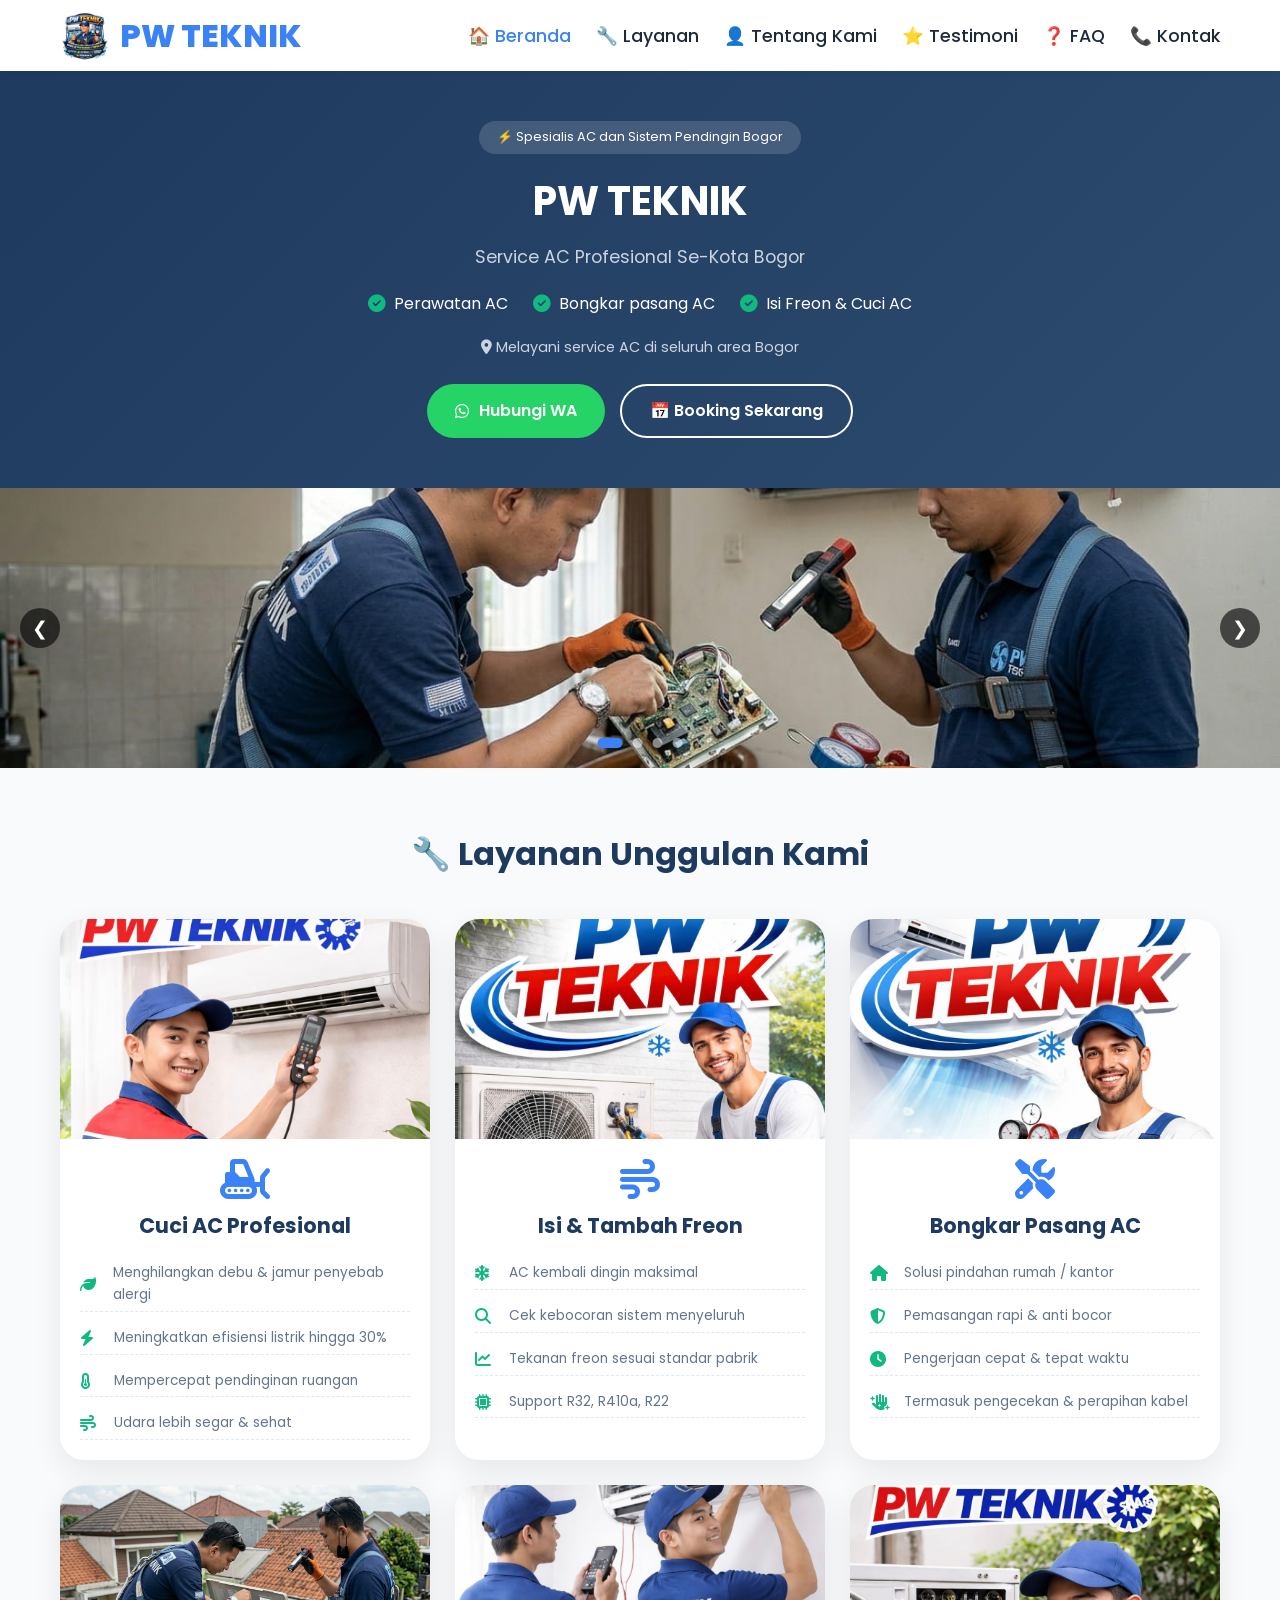
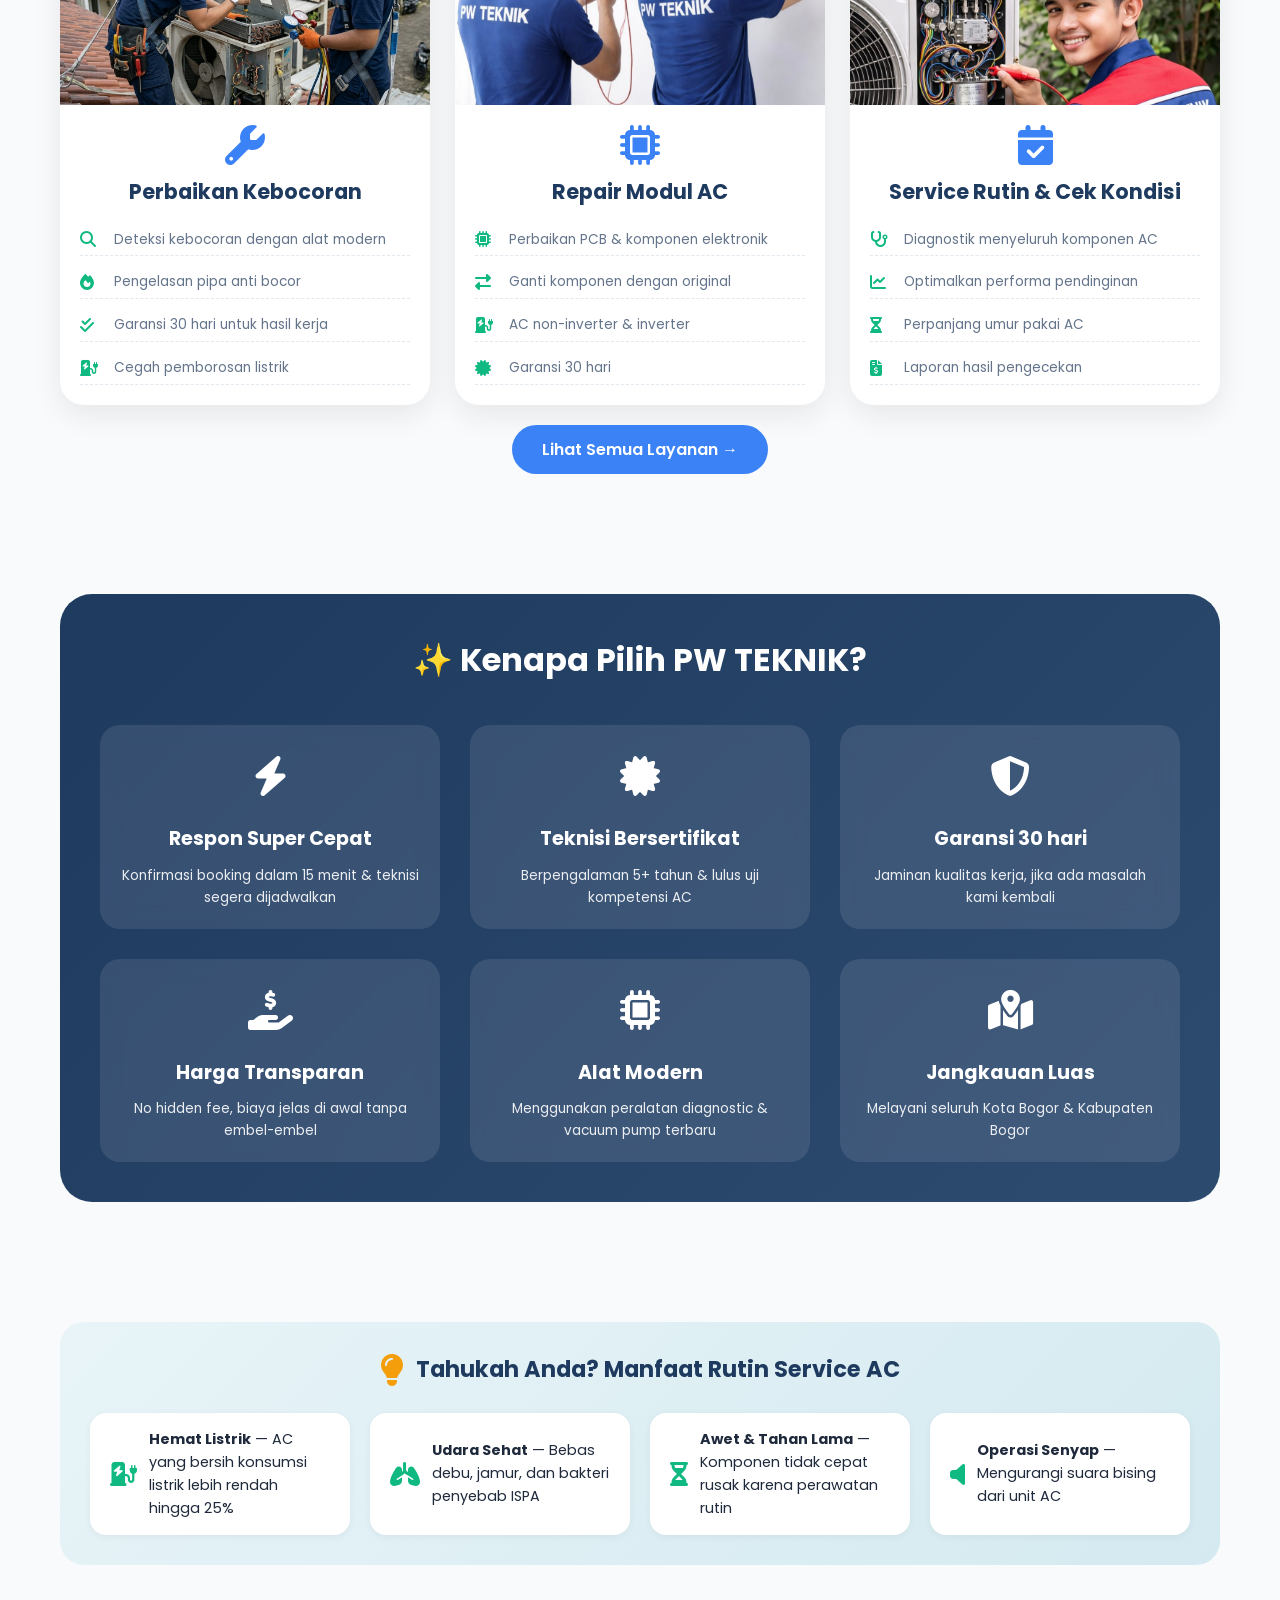
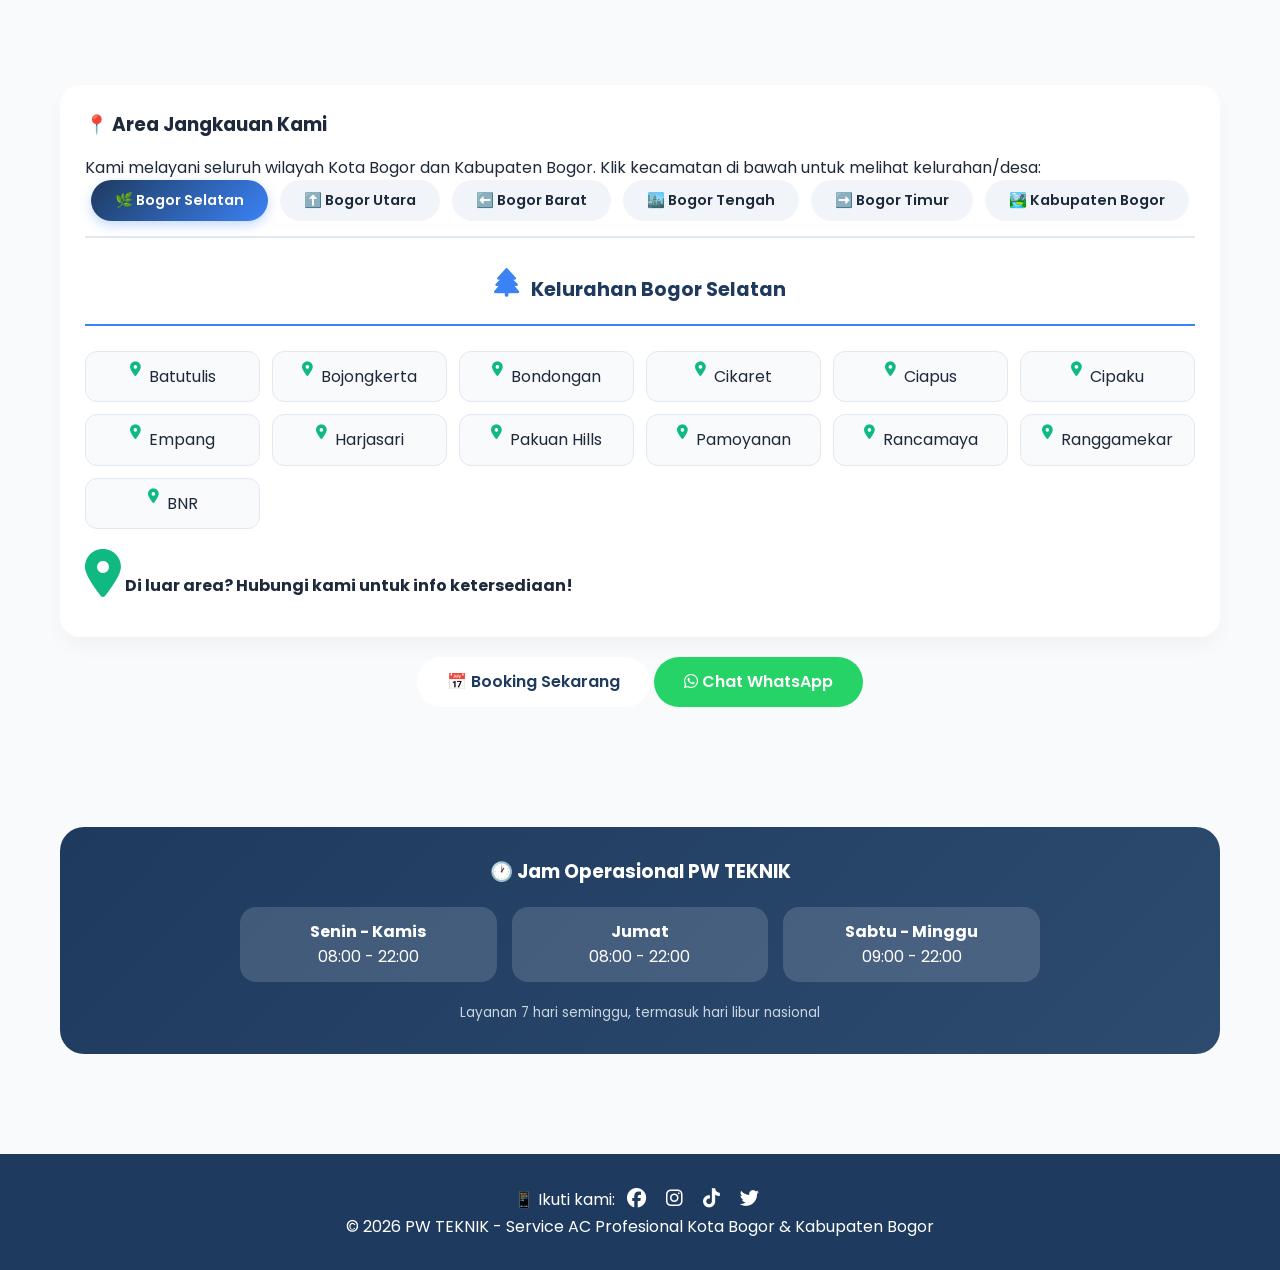
<file: index.html>
<!DOCTYPE html>
<html lang="id">
<head>
    <meta charset="UTF-8">
    <meta name="viewport" content="width=device-width, initial-scale=1.0, maximum-scale=1.0, user-scalable=yes">
    <title>PW TEKNIK - Service AC Profesional Kota Bogor</title>
    <meta name="description" content="Service AC profesional di Kota Bogor. Teknisi berpengalaman, harga terjangkau, Garansi 30 hari. Melayani cuci AC, isi freon, bongkar pasang.">
    <meta name="keywords" content="service AC Bogor, cuci AC Bogor, isi freon Bogor, teknisi AC">
    
    <!-- Favicon -->
    <link rel="icon" type="image/jpeg" href="assets/logo.jpeg">
    <link rel="shortcut icon" href="assets/logo.jpeg" type="image/x-icon">
    
    <link href="https://fonts.googleapis.com/css2?family=Poppins:wght@300;400;500;600;700;800&display=swap" rel="stylesheet">
    <link rel="stylesheet" href="https://cdnjs.cloudflare.com/ajax/libs/font-awesome/6.5.1/css/all.min.css">
    <link rel="stylesheet" href="css/style.css">
</head>
<body>

<nav class="navbar">
    <div class="nav-container">
        <a href="index.html" class="logo">
            <img src="assets/logo.jpeg" alt="Logo PW TEKNIK">
            <span>PW TEKNIK</span>
        </a>
        <div class="menu-toggle" id="menuToggle">
            <i class="fas fa-bars"></i>
        </div>
        <ul class="nav-menu" id="navMenu">
            <li><a href="index.html" class="active">🏠 Beranda</a></li>
            <li><a href="layanan.html">🔧 Layanan</a></li>
            <!-- <li><a href="portfolio.html">📸 Portfolio</a></li> -->
            <li><a href="tentang.html">👤 Tentang Kami</a></li>
            <li><a href="testimoni.html">⭐ Testimoni</a></li>
            <li><a href="faq.html">❓ FAQ</a></li>
            <li><a href="kontak.html">📞 Kontak</a></li>
        </ul>
    </div>
</nav>

<!-- KONTEN UTAMA (TEKS DAN LAYANAN) -->
<section class="hero-content-section">
    <div class="container">
        <div class="hero-content">
            <div class="hero-badge">⚡ Spesialis AC dan Sistem Pendingin Bogor</div>
            <h1>PW TEKNIK</h1>
            <p class="hero-tagline">Service AC Profesional Se-Kota Bogor</p>
            <ul class="hero-features">
                <li><i class="fas fa-check-circle"></i> Perawatan AC</li>
                <li><i class="fas fa-check-circle"></i> Bongkar pasang AC</li>
                <li><i class="fas fa-check-circle"></i> Isi Freon & Cuci AC</li>
            </ul>
            <p class="hero-location">
                <i class="fas fa-map-marker-alt"></i> Melayani service AC di seluruh area Bogor
            </p>
            <div class="btn-group-hero">
                <a href="https://wa.me/628212642926?text=Halo%20PW%20TEKNIK%2C%20saya%20mau%20booking%20service%20AC" class="btn-wa-hero">
                    <i class="fab fa-whatsapp"></i> Hubungi WA
                </a>
                <a href="kontak.html" class="btn-outline-hero">
                    📅 Booking Sekarang
                </a>
            </div>
        </div>
    </div>
</section>

<section class="hero-slider-full">
    <div class="slider-container-full">
        <div class="slider-wrapper-full">
            <div class="slides-full" id="slidesFull">
                <div class="slide-full">
                    <img src="assets/service ac bogor landscape 1.jpeg" alt="Teknisi sedang perbaiki AC">
                </div>
                <div class="slide-full">
                    <img src="assets/service ac bogor landscape 2.jpeg" alt="Cuci AC profesional">
                </div>
                <div class="slide-full">
                    <img src="assets/service ac bogor landscape 3.jpeg" alt="Isi freon AC">
                </div>
                <div class="slide-full">
                    <img src="assets/service ac bogor landscape 1.jpeg" alt="Bongkar pasang AC">
                </div>
            </div>
        </div>
        <button class="slider-btn-full btn-prev-full" id="prevBtnFull">❮</button>
        <button class="slider-btn-full btn-next-full" id="nextBtnFull">❯</button>
        <div class="dots-full" id="dotsFull"></div>
    </div>
</section>

<!-- LAYANAN UNGGULAN dengan 6 CARD + FOTO & KELEBIHAN -->
<section class="section">
    <div class="container">
        <h2 class="section-title">🔧 Layanan Unggulan Kami</h2>
        
        <!-- Grid 6 card -->
        <div class="services-grid-6" style="display: grid; grid-template-columns: repeat(auto-fill, minmax(320px, 1fr)); gap: 25px;">
            
            <!-- Card 1: Cuci AC Profesional -->
            <div class="service-card">
                <div class="service-img-wrapper">
                    <img src="assets/Service ac bogor 1.jpg" alt="Cuci AC" class="service-img" onerror="this.src='https://placehold.co/600x400/1E3A5F/white?text=Cuci+AC'">
                </div>
                <div class="service-body">
                    <i class="fas fa-snowplow service-icon"></i>
                    <h3>Cuci AC Profesional</h3>
                    <div class="service-benefits">
                        <div class="benefit-item"><i class="fas fa-leaf"></i><span>Menghilangkan debu & jamur penyebab alergi</span></div>
                        <div class="benefit-item"><i class="fas fa-bolt"></i><span>Meningkatkan efisiensi listrik hingga 30%</span></div>
                        <div class="benefit-item"><i class="fas fa-thermometer-half"></i><span>Mempercepat pendinginan ruangan</span></div>
                        <div class="benefit-item"><i class="fas fa-wind"></i><span>Udara lebih segar & sehat</span></div>
                    </div>
                </div>
            </div>

            <!-- Card 2: Isi & Tambah Freon -->
            <div class="service-card">
                <div class="service-img-wrapper">
                    <img src="assets/Service ac bogor 2.jpg" alt="Isi Freon" class="service-img" onerror="this.src='https://placehold.co/600x400/1E3A5F/white?text=Isi+Freon'">
                </div>
                <div class="service-body">
                    <i class="fas fa-wind service-icon"></i>
                    <h3>Isi & Tambah Freon</h3>
                    <div class="service-benefits">
                        <div class="benefit-item"><i class="fas fa-snowflake"></i><span>AC kembali dingin maksimal</span></div>
                        <div class="benefit-item"><i class="fas fa-search"></i><span>Cek kebocoran sistem menyeluruh</span></div>
                        <div class="benefit-item"><i class="fas fa-chart-line"></i><span>Tekanan freon sesuai standar pabrik</span></div>
                        <div class="benefit-item"><i class="fas fa-microchip"></i><span>Support R32, R410a, R22</span></div>
                    </div>
                </div>
            </div>

            <!-- Card 3: Bongkar Pasang AC -->
            <div class="service-card">
                <div class="service-img-wrapper">
                    <img src="assets/Service ac bogor 3.jpg" alt="Bongkar Pasang" class="service-img" onerror="this.src='https://placehold.co/600x400/1E3A5F/white?text=Bongkar+Pasang'">
                </div>
                <div class="service-body">
                    <i class="fas fa-tools service-icon"></i>
                    <h3>Bongkar Pasang AC</h3>
                    <div class="service-benefits">
                        <div class="benefit-item"><i class="fas fa-home"></i><span>Solusi pindahan rumah / kantor</span></div>
                        <div class="benefit-item"><i class="fas fa-shield-alt"></i><span>Pemasangan rapi & anti bocor</span></div>
                        <div class="benefit-item"><i class="fas fa-clock"></i><span>Pengerjaan cepat & tepat waktu</span></div>
                        <div class="benefit-item"><i class="fas fa-hand-sparkles"></i><span>Termasuk pengecekan & perapihan kabel</span></div>
                    </div>
                </div>
            </div>

            <!-- Card 4: Perbaikan Kebocoran -->
            <div class="service-card">
                <div class="service-img-wrapper">
                    <img src="assets/service ac bogor landscape 2.jpeg" alt="Perbaikan Bocor" class="service-img" onerror="this.src='https://placehold.co/600x400/1E3A5F/white?text=Perbaikan+Kebocoran'">
                </div>
                <div class="service-body">
                    <i class="fas fa-wrench service-icon"></i>
                    <h3>Perbaikan Kebocoran</h3>
                    <div class="service-benefits">
                        <div class="benefit-item"><i class="fas fa-search"></i><span>Deteksi kebocoran dengan alat modern</span></div>
                        <div class="benefit-item"><i class="fas fa-fire"></i><span>Pengelasan pipa anti bocor</span></div>
                        <div class="benefit-item"><i class="fas fa-check-double"></i><span>Garansi 30 hari untuk hasil kerja</span></div>
                        <div class="benefit-item"><i class="fas fa-charging-station"></i><span>Cegah pemborosan listrik</span></div>
                    </div>
                </div>
            </div>

            <!-- Card 5: Repair Modul / PCB -->
            <div class="service-card">
                <div class="service-img-wrapper">
                    <img src="assets/Service ac bogor 5.jpg" alt="Repair Modul" class="service-img" onerror="this.src='https://placehold.co/600x400/1E3A5F/white?text=Repair+Modul+AC'">
                </div>
                <div class="service-body">
                    <i class="fas fa-microchip service-icon"></i>
                    <h3>Repair Modul AC</h3>
                    <div class="service-benefits">
                        <div class="benefit-item"><i class="fas fa-microchip"></i><span>Perbaikan PCB & komponen elektronik</span></div>
                        <div class="benefit-item"><i class="fas fa-exchange-alt"></i><span>Ganti komponen dengan original</span></div>
                        <div class="benefit-item"><i class="fas fa-charging-station"></i><span>AC non-inverter & inverter</span></div>
                        <div class="benefit-item"><i class="fas fa-certificate"></i><span>Garansi 30 hari</span></div>
                    </div>
                </div>
            </div>

            <!-- Card 6: Service Rutin & Pengecekan -->
            <div class="service-card">
                <div class="service-img-wrapper">
                    <img src="assets/Service ac bogor 6.jpg" alt="Service Rutin" class="service-img" onerror="this.src='https://placehold.co/600x400/1E3A5F/white?text=Service+Rutin'">
                </div>
                <div class="service-body">
                    <i class="fas fa-calendar-check service-icon"></i>
                    <h3>Service Rutin & Cek Kondisi</h3>
                    <div class="service-benefits">
                        <div class="benefit-item"><i class="fas fa-stethoscope"></i><span>Diagnostik menyeluruh komponen AC</span></div>
                        <div class="benefit-item"><i class="fas fa-chart-line"></i><span>Optimalkan performa pendinginan</span></div>
                        <div class="benefit-item"><i class="fas fa-hourglass-half"></i><span>Perpanjang umur pakai AC</span></div>
                        <div class="benefit-item"><i class="fas fa-file-invoice-dollar"></i><span>Laporan hasil pengecekan</span></div>
                    </div>
                </div>
            </div>
        </div>
        
        <div class="text-center mt-20">
            <a href="layanan.html" class="btn btn-secondary">Lihat Semua Layanan →</a>
        </div>
    </div>
</section>

<!-- POIN KEUNGGULAN / FITUR UTAMA -->
<section class="section">
    <div class="container">
        <div class="feature-showcase">
            <h2 class="section-title">✨ Kenapa Pilih PW TEKNIK?</h2>
            <div class="features-grid">
                <div class="feature-box">
                    <div class="feature-icon"><i class="fas fa-bolt"></i></div>
                    <h4>Respon Super Cepat</h4>
                    <p>Konfirmasi booking dalam 15 menit & teknisi segera dijadwalkan</p>
                </div>
                <div class="feature-box">
                    <div class="feature-icon"><i class="fas fa-certificate"></i></div>
                    <h4>Teknisi Bersertifikat</h4>
                    <p>Berpengalaman 5+ tahun & lulus uji kompetensi AC</p>
                </div>
                <div class="feature-box">
                    <div class="feature-icon"><i class="fas fa-shield-alt"></i></div>
                    <h4>Garansi 30 hari</h4>
                    <p>Jaminan kualitas kerja, jika ada masalah kami kembali</p>
                </div>
                <div class="feature-box">
                    <div class="feature-icon"><i class="fas fa-hand-holding-usd"></i></div>
                    <h4>Harga Transparan</h4>
                    <p>No hidden fee, biaya jelas di awal tanpa embel-embel</p>
                </div>
                <div class="feature-box">
                    <div class="feature-icon"><i class="fas fa-microchip"></i></div>
                    <h4>Alat Modern</h4>
                    <p>Menggunakan peralatan diagnostic & vacuum pump terbaru</p>
                </div>
                <div class="feature-box">
                    <div class="feature-icon"><i class="fas fa-map-marked-alt"></i></div>
                    <h4>Jangkauan Luas</h4>
                    <p>Melayani seluruh Kota Bogor & Kabupaten Bogor</p>
                </div>
            </div>
        </div>
    </div>
</section>

<!-- MANFAAT SERVICE AC (POIN EDUKASI) -->
<section class="section bg-light">
    <div class="container">
        <div class="info-card">
            <div class="info-header">
                <i class="fas fa-lightbulb"></i>
                <h3>Tahukah Anda? Manfaat Rutin Service AC</h3>
            </div>
            <div class="info-grid">
                <div class="info-item">
                    <i class="fas fa-charging-station"></i>
                    <span><strong>Hemat Listrik</strong> — AC yang bersih konsumsi listrik lebih rendah hingga 25%</span>
                </div>
                <div class="info-item">
                    <i class="fas fa-lungs"></i>
                    <span><strong>Udara Sehat</strong> — Bebas debu, jamur, dan bakteri penyebab ISPA</span>
                </div>
                <div class="info-item">
                    <i class="fas fa-hourglass-half"></i>
                    <span><strong>Awet & Tahan Lama</strong> — Komponen tidak cepat rusak karena perawatan rutin</span>
                </div>
                <div class="info-item">
                    <i class="fas fa-volume-off"></i>
                    <span><strong>Operasi Senyap</strong> — Mengurangi suara bising dari unit AC</span>
                </div>
            </div>
        </div>
    </div>
</section>

<!-- AREA JANGKAUAN -->
<section class="section">
    <div class="container">
        <div class="card">
            <h3 style="margin-bottom: 15px;">📍 Area Jangkauan Kami</h3>
            <p>Kami melayani seluruh wilayah Kota Bogor dan Kabupaten Bogor. Klik kecamatan di bawah untuk melihat kelurahan/desa:</p>
            
            <!-- Tabs Kecamatan -->
            <div class="kecamatan-tabs" id="kecamatanTabs">
                <button class="kecamatan-tab active" data-kecamatan="selatan">🌿 Bogor Selatan</button>
                <button class="kecamatan-tab" data-kecamatan="utara">⬆️ Bogor Utara</button>
                <button class="kecamatan-tab" data-kecamatan="barat">⬅️ Bogor Barat</button>
                <button class="kecamatan-tab" data-kecamatan="tengah">🏙️ Bogor Tengah</button>
                <button class="kecamatan-tab" data-kecamatan="timur">➡️ Bogor Timur</button>
                <button class="kecamatan-tab" data-kecamatan="kabupaten">🏞️ Kabupaten Bogor</button>
            </div>
            
            <!-- Panel Kelurahan per Kecamatan -->
            <div id="kelurahanPanels">
                
                <div class="kelurahan-panel active-panel" data-panel="selatan">
                    <div class="kecamatan-header">
                        <i class="fas fa-tree"></i>
                        <h4>Kelurahan Bogor Selatan</h4>
                    </div>
                    <div class="kelurahan-grid">
                        <div class="kelurahan-item"><i class="fas fa-location-dot"></i> Batutulis</div>
                        <div class="kelurahan-item"><i class="fas fa-location-dot"></i> Bojongkerta</div>
                        <div class="kelurahan-item"><i class="fas fa-location-dot"></i> Bondongan</div>
                        <div class="kelurahan-item"><i class="fas fa-location-dot"></i> Cikaret</div>
                        <div class="kelurahan-item"><i class="fas fa-location-dot"></i> Ciapus</div>
                        <div class="kelurahan-item"><i class="fas fa-location-dot"></i> Cipaku</div>
                        <div class="kelurahan-item"><i class="fas fa-location-dot"></i> Empang</div>
                        <div class="kelurahan-item"><i class="fas fa-location-dot"></i> Harjasari</div>
                        <div class="kelurahan-item"><i class="fas fa-location-dot"></i> Pakuan Hills</div>
                        <div class="kelurahan-item"><i class="fas fa-location-dot"></i> Pamoyanan</div>
                        <div class="kelurahan-item"><i class="fas fa-location-dot"></i> Rancamaya</div>
                        <div class="kelurahan-item"><i class="fas fa-location-dot"></i> Ranggamekar</div>
                        <div class="kelurahan-item"><i class="fas fa-location-dot"></i> BNR</div>
                    </div>
                </div>
                
                <div class="kelurahan-panel" data-panel="utara">
                    <div class="kecamatan-header">
                        <i class="fas fa-mountain"></i>
                        <h4>Kelurahan Bogor Utara</h4>
                    </div>
                    <div class="kelurahan-grid">
                        <div class="kelurahan-item"><i class="fas fa-location-dot"></i> Bantarjati</div>
                        <div class="kelurahan-item"><i class="fas fa-location-dot"></i> Cibuluh</div>
                        <div class="kelurahan-item"><i class="fas fa-location-dot"></i> Ciluar</div>
                        <div class="kelurahan-item"><i class="fas fa-location-dot"></i> Tanah Baru</div>
                        <div class="kelurahan-item"><i class="fas fa-location-dot"></i> Bangbarung</div>
                        <div class="kelurahan-item"><i class="fas fa-location-dot"></i> Baranangsiang</div>
                        <div class="kelurahan-item"><i class="fas fa-location-dot"></i> Katulampa</div>
                        <div class="kelurahan-item"><i class="fas fa-location-dot"></i> Sindangrasa</div>
                        <div class="kelurahan-item"><i class="fas fa-location-dot"></i> Sindangsari</div>
                        <div class="kelurahan-item"><i class="fas fa-location-dot"></i> Sukasari</div>
                        <div class="kelurahan-item"><i class="fas fa-location-dot"></i> Tajur</div>
                    </div>
                </div>
                
                <div class="kelurahan-panel" data-panel="barat">
                    <div class="kecamatan-header">
                        <i class="fas fa-water"></i>
                        <h4>Kelurahan Bogor Barat</h4>
                    </div>
                    <div class="kelurahan-grid">
                        <div class="kelurahan-item"><i class="fas fa-location-dot"></i> Loji</div>
                        <div class="kelurahan-item"><i class="fas fa-location-dot"></i> Gunung Batu</div>
                        <div class="kelurahan-item"><i class="fas fa-location-dot"></i> Pasir Jaya</div>
                        <div class="kelurahan-item"><i class="fas fa-location-dot"></i> Pasir Mulya</div>
                        <div class="kelurahan-item"><i class="fas fa-location-dot"></i> Sindang Barang</div>
                        <div class="kelurahan-item"><i class="fas fa-location-dot"></i> Bubulak</div>
                        <div class="kelurahan-item"><i class="fas fa-location-dot"></i> Cilendek</div>
                        <div class="kelurahan-item"><i class="fas fa-location-dot"></i> Curug</div>
                        <div class="kelurahan-item"><i class="fas fa-location-dot"></i> Margajaya</div>
                        <div class="kelurahan-item"><i class="fas fa-location-dot"></i> Pasir Kuda</div>
                        <div class="kelurahan-item"><i class="fas fa-location-dot"></i> Semplak</div>
                        <div class="kelurahan-item"><i class="fas fa-location-dot"></i> Situ Gede</div>
                    </div>
                </div>
                
                <div class="kelurahan-panel" data-panel="tengah">
                    <div class="kecamatan-header">
                        <i class="fas fa-city"></i>
                        <h4>Kelurahan Bogor Tengah</h4>
                    </div>
                    <div class="kelurahan-grid">
                        <div class="kelurahan-item"><i class="fas fa-location-dot"></i> Sempur</div>
                        <div class="kelurahan-item"><i class="fas fa-location-dot"></i> Paledang</div>
                        <div class="kelurahan-item"><i class="fas fa-location-dot"></i> Ciwaringin</div>
                        <div class="kelurahan-item"><i class="fas fa-location-dot"></i> Pabaton</div>
                        <div class="kelurahan-item"><i class="fas fa-location-dot"></i> Babakan</div>
                        <div class="kelurahan-item"><i class="fas fa-location-dot"></i> Cibogor</div>
                    </div>
                </div>
                
                <div class="kelurahan-panel" data-panel="timur">
                    <div class="kecamatan-header">
                        <i class="fas fa-church"></i>
                        <h4>Kelurahan Bogor Timur</h4>
                    </div>
                    <div class="kelurahan-grid">
                        <div class="kelurahan-item"><i class="fas fa-location-dot"></i> Baranangsiang</div>
                        <div class="kelurahan-item"><i class="fas fa-location-dot"></i> Katulampa</div>
                        <div class="kelurahan-item"><i class="fas fa-location-dot"></i> Sindangrasa</div>
                        <div class="kelurahan-item"><i class="fas fa-location-dot"></i> Sindangsari</div>
                        <div class="kelurahan-item"><i class="fas fa-location-dot"></i> Sukasari</div>
                        <div class="kelurahan-item"><i class="fas fa-location-dot"></i> Tajur</div>
                        <div class="kelurahan-item"><i class="fas fa-location-dot"></i> Tanah Sareal</div>
                    </div>
                </div>
                
                <div class="kelurahan-panel" data-panel="kabupaten">
                    <div class="kecamatan-header">
                        <i class="fas fa-mountain-sun"></i>
                        <h4>Wilayah Kabupaten Bogor</h4>
                    </div>
                    <div class="kelurahan-grid">
                        <div class="kelurahan-item"><i class="fas fa-location-dot"></i> Bojong Koneng</div>
                        <div class="kelurahan-item"><i class="fas fa-location-dot"></i> Bukit Cimanggu</div>
                        <div class="kelurahan-item"><i class="fas fa-location-dot"></i> Cibinong</div>
                        <div class="kelurahan-item"><i class="fas fa-location-dot"></i> Ciheleut</div>
                        <div class="kelurahan-item"><i class="fas fa-location-dot"></i> Cilebut</div>
                        <div class="kelurahan-item"><i class="fas fa-location-dot"></i> Cimanggu City</div>
                        <div class="kelurahan-item"><i class="fas fa-location-dot"></i> Citereup</div>
                        <div class="kelurahan-item"><i class="fas fa-location-dot"></i> Jambu Dua Bogor</div>
                        <div class="kelurahan-item"><i class="fas fa-location-dot"></i> Kebon Pedes</div>
                        <div class="kelurahan-item"><i class="fas fa-location-dot"></i> Laladon</div>
                        <div class="kelurahan-item"><i class="fas fa-location-dot"></i> Bubulak</div>
                        <div class="kelurahan-item"><i class="fas fa-location-dot"></i> Gadog</div>
                        <div class="kelurahan-item"><i class="fas fa-location-dot"></i> Cifor</div>
                        <div class="kelurahan-item"><i class="fas fa-location-dot"></i> Cijunjung</div>
                        <div class="kelurahan-item"><i class="fas fa-location-dot"></i> Cinangneng</div>
                        <div class="kelurahan-item"><i class="fas fa-location-dot"></i> Danau Bogor Raya</div>
                        <div class="kelurahan-item"><i class="fas fa-location-dot"></i> Dramaga</div>
                        <div class="kelurahan-item"><i class="fas fa-location-dot"></i> Kemang</div>
                        <div class="kelurahan-item"><i class="fas fa-location-dot"></i> Mancur</div>
                    </div>
                </div>
                
            </div>
            
            <p class="mt-20"><i class="fas fa-map-marker-alt" style="color: var(--accent);"></i> <strong>Di luar area? Hubungi kami untuk info ketersediaan!</strong></p>
        </div>
        
        <div class="text-center mt-20">
            <a href="kontak.html" class="btn btn-primary">📅 Booking Sekarang</a>
            <a href="https://wa.me/628212642926?text=Halo%20PW%20TEKNIK%2C%20saya%20mau%20booking%20service%20AC" class="btn btn-wa"><i class="fab fa-whatsapp"></i> Chat WhatsApp</a>
        </div>
    </div>
</section>


<!-- ========== JAM OPERASIONAL ========== -->
<section class="section bg-light">
    <div class="container">
        <div class="info-card" style="background: linear-gradient(135deg, #1E3A5F, #2D4A6F); color: white; text-align: center;">
            <h3 style="color: white; margin-bottom: 20px;">🕐 Jam Operasional PW TEKNIK</h3>
            <div class="operasional-grid" style="display: grid; grid-template-columns: repeat(auto-fit, minmax(200px, 1fr)); gap: 15px; max-width: 800px; margin: 0 auto;">
                <div style="background: rgba(255,255,255,0.15); border-radius: 16px; padding: 12px 20px;">
                    <strong>Senin - Kamis</strong><br>
                    08:00 - 22:00
                </div>
                <div style="background: rgba(255,255,255,0.15); border-radius: 16px; padding: 12px 20px;">
                    <strong>Jumat</strong><br>
                    08:00 - 22:00
                </div>
                <div style="background: rgba(255,255,255,0.15); border-radius: 16px; padding: 12px 20px;">
                    <strong>Sabtu - Minggu</strong><br>
                    09:00 - 22:00
                </div>
            </div>
            <p style="color: #cbd5e1; font-size: 0.85rem; margin-top: 20px;">
                Layanan 7 hari seminggu, termasuk hari libur nasional
            </p>
        </div>
    </div>
</section>

<footer class="footer">
    <div class="container">
        <p>📱 Ikuti kami: 
            <a href="#"><i class="fab fa-facebook"></i></a>
            <a href="#"><i class="fab fa-instagram"></i></a>
            <a href="#"><i class="fab fa-tiktok"></i></a>
            <a href="#"><i class="fab fa-twitter"></i></a>
        </p>
        <p>© 2026 PW TEKNIK - Service AC Profesional Kota Bogor & Kabupaten Bogor</p>
    </div>
</footer>

<script src="js/main.js"></script>
</body>
</html>
</file>
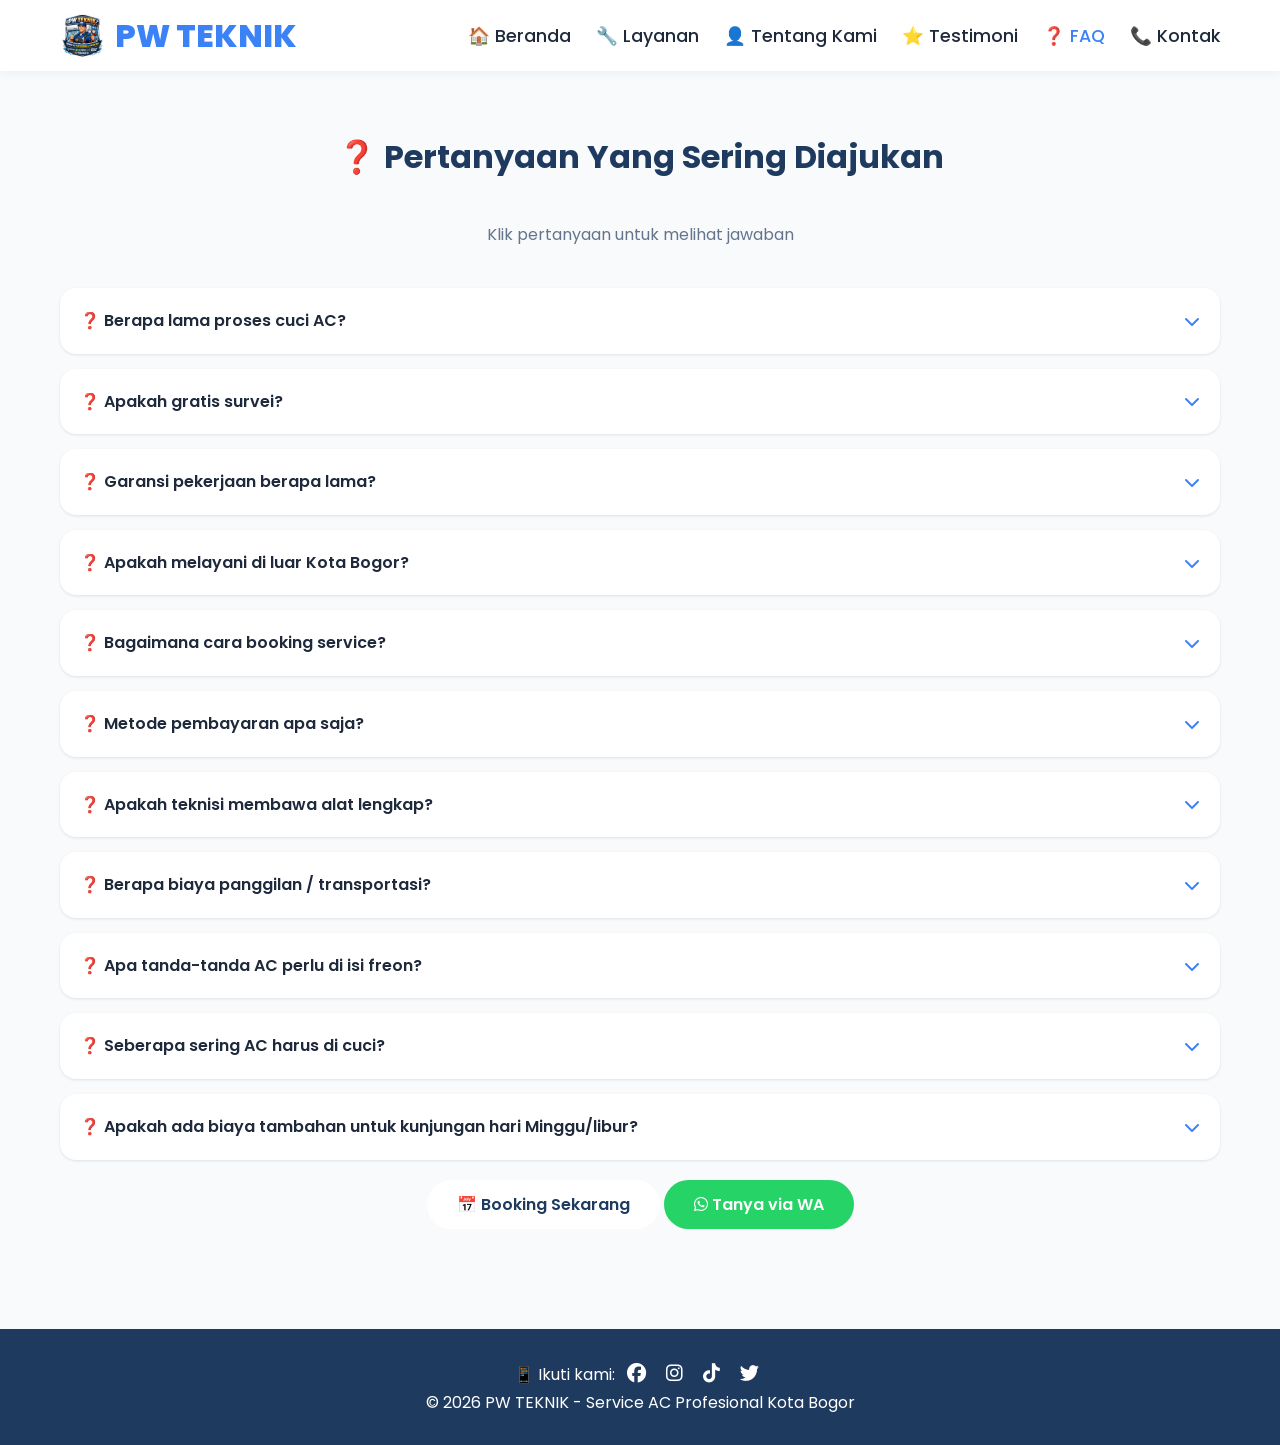
<file: faq.html>
<!DOCTYPE html>
<html lang="id">
<head>
    <meta charset="UTF-8">
    <meta name="viewport" content="width=device-width, initial-scale=1.0">
    <title>FAQ - Pertanyaan Umum Service AC | PW TEKNIK</title>
    <meta name="description" content="Pertanyaan umum seputar service AC: berapa lama proses cuci AC, garansi, biaya survei, dan lainnya. Konsultasi gratis.">
    <meta name="keywords" content="FAQ service AC, pertanyaan service AC, tips AC, konsultasi AC Bogor">
    
    <!-- Favicon -->
    <link rel="icon" type="image/jpeg" href="assets/logo.jpeg">
    <link rel="shortcut icon" href="assets/logo.jpeg" type="image/x-icon">
    
    <link href="https://fonts.googleapis.com/css2?family=Poppins:wght@300;400;500;600;700;800&display=swap" rel="stylesheet">
    <link rel="stylesheet" href="https://cdnjs.cloudflare.com/ajax/libs/font-awesome/6.5.1/css/all.min.css">
    <link rel="stylesheet" href="css/style.css">
</head>
<body>

<nav class="navbar">
    <div class="nav-container">
        <a href="index.html" class="logo">
            <img src="assets/logo.jpeg" alt="Logo PW TEKNIK" style="height: 45px; vertical-align: middle; border-radius: 10px;">
            <span>PW TEKNIK</span>
        </a>
        <div class="menu-toggle" id="menuToggle">
            <i class="fas fa-bars"></i>
        </div>
        <ul class="nav-menu" id="navMenu">
            <li><a href="index.html">🏠 Beranda</a></li>
            <li><a href="layanan.html">🔧 Layanan</a></li>
            <!-- <li><a href="portfolio.html">📸 Portfolio</a></li> -->
            <li><a href="tentang.html">👤 Tentang Kami</a></li>
            <li><a href="testimoni.html">⭐ Testimoni</a></li>
            <li><a href="faq.html" class="active">❓ FAQ</a></li>
            <li><a href="kontak.html">📞 Kontak</a></li>
        </ul>
    </div>
</nav>

<section class="section">
    <div class="container">
        <h2 class="section-title">❓ Pertanyaan Yang Sering Diajukan</h2>
        <p style="text-align: center; margin-bottom: 40px; color: var(--gray);">Klik pertanyaan untuk melihat jawaban</p>

        <!-- FAQ 1 -->
        <div class="faq-item">
            <div class="faq-question" onclick="this.parentElement.classList.toggle('active')">
                <span>❓ Berapa lama proses cuci AC?</span>
                <i class="fas fa-chevron-down"></i>
            </div>
            <div class="faq-answer">
                <p>Proses cuci AC biasanya memakan waktu sekitar 30-45 menit per unit, tergantung kondisi dan tingkat kekotoran AC. Untuk AC yang sangat kotor bisa memakan waktu hingga 60 menit.</p>
            </div>
        </div>

        <!-- FAQ 2 -->
        <div class="faq-item">
            <div class="faq-question" onclick="this.parentElement.classList.toggle('active')">
                <span>❓ Apakah gratis survei?</span>
                <i class="fas fa-chevron-down"></i>
            </div>
            <div class="faq-answer">
                <p>✅ Ya, survei dan konsultasi GRATIS untuk wilayah Kota Bogor. Teknisi kami akan datang untuk mengecek kondisi AC Anda tanpa dikenakan biaya apapun.</p>
            </div>
        </div>

        <!-- FAQ 3 -->
        <div class="faq-item">
            <div class="faq-question" onclick="this.parentElement.classList.toggle('active')">
                <span>❓ Garansi pekerjaan berapa lama?</span>
                <i class="fas fa-chevron-down"></i>
            </div>
            <div class="faq-answer">
                <p>Kami memberikan Garansi 30 hari untuk setiap pekerjaan service yang kami lakukan. Jika ada masalah yang sama dalam 7 hari setelah service, kami akan perbaiki GRATIS tanpa biaya tambahan.</p>
            </div>
        </div>

        <!-- FAQ 4 -->
        <div class="faq-item">
            <div class="faq-question" onclick="this.parentElement.classList.toggle('active')">
                <span>❓ Apakah melayani di luar Kota Bogor?</span>
                <i class="fas fa-chevron-down"></i>
            </div>
            <div class="faq-answer">
                <p>Saat ini kami fokus melayani wilayah Kota Bogor. Untuk wilayah luar seperti Kabupaten Bogor (Cibinong, Citeureup, dll), silakan hubungi kami terlebih dahulu untuk mengecek ketersediaan jadwal dan biaya tambahan transportasi.</p>
            </div>
        </div>

        <!-- FAQ 5 -->
        <div class="faq-item">
            <div class="faq-question" onclick="this.parentElement.classList.toggle('active')">
                <span>❓ Bagaimana cara booking service?</span>
                <i class="fas fa-chevron-down"></i>
            </div>
            <div class="faq-answer">
                <p>Anda bisa booking melalui form di halaman <a href="kontak.html">Kontak</a> atau langsung chat WhatsApp kami di nomor yang tersedia. Isi data lengkap (nama, alamat, jenis layanan), dan admin akan mengkonfirmasi dalam 15 menit.</p>
            </div>
        </div>

        <!-- FAQ 6 -->
        <div class="faq-item">
            <div class="faq-question" onclick="this.parentElement.classList.toggle('active')">
                <span>❓ Metode pembayaran apa saja?</span>
                <i class="fas fa-chevron-down"></i>
            </div>
            <div class="faq-answer">
                <p>Kami menerima pembayaran:<br>
                • Tunai (cash)<br>
                • Transfer bank (BCA, Mandiri, BRI, BNI)<br>
                • QRIS (Dana, OVO, Gopay, ShopeePay, LinkAja)</p>
            </div>
        </div>

        <!-- FAQ 7 -->
        <div class="faq-item">
            <div class="faq-question" onclick="this.parentElement.classList.toggle('active')">
                <span>❓ Apakah teknisi membawa alat lengkap?</span>
                <i class="fas fa-chevron-down"></i>
            </div>
            <div class="faq-answer">
                <p>✅ Ya, teknisi kami selalu membawa peralatan lengkap dan modern (vacuum pump, manifold gauge, tang amper, dll) untuk menangani berbagai masalah AC dengan profesional.</p>
            </div>
        </div>

        <!-- FAQ 8 -->
        <div class="faq-item">
            <div class="faq-question" onclick="this.parentElement.classList.toggle('active')">
                <span>❓ Berapa biaya panggilan / transportasi?</span>
                <i class="fas fa-chevron-down"></i>
            </div>
            <div class="faq-answer">
                <p>Untuk wilayah Kota Bogor, TIDAK ADA biaya panggilan atau transportasi. Harga yang tertera di daftar layanan sudah termasuk semuanya. Untuk luar kota, ada biaya tambahan yang disesuaikan dengan jarak.</p>
            </div>
        </div>

        <!-- FAQ 9 -->
        <div class="faq-item">
            <div class="faq-question" onclick="this.parentElement.classList.toggle('active')">
                <span>❓ Apa tanda-tanda AC perlu di isi freon?</span>
                <i class="fas fa-chevron-down"></i>
            </div>
            <div class="faq-answer">
                <p>Tanda-tanda AC kekurangan freon:<br>
                • AC tidak dingin seperti biasanya<br>
                • Terdapat es/bunga es pada pipa AC<br>
                • Tekanan angin lemah<br>
                • Kompresor mati hidup (ngetrip)<br>
                Jika mengalami gejala tersebut, segera hubungi kami.</p>
            </div>
        </div>

        <!-- FAQ 10 -->
        <div class="faq-item">
            <div class="faq-question" onclick="this.parentElement.classList.toggle('active')">
                <span>❓ Seberapa sering AC harus di cuci?</span>
                <i class="fas fa-chevron-down"></i>
            </div>
            <div class="faq-answer">
                <p>Disarankan untuk mencuci AC minimal 3-4 bulan sekali atau 2 kali dalam setahun. Namun jika lingkungan berdebu atau AC sering digunakan, sebaiknya cuci setiap 2-3 bulan sekali untuk menjaga performa dan kesehatan.</p>
            </div>
        </div>

        <!-- FAQ 11 -->
        <div class="faq-item">
            <div class="faq-question" onclick="this.parentElement.classList.toggle('active')">
                <span>❓ Apakah ada biaya tambahan untuk kunjungan hari Minggu/libur?</span>
                <i class="fas fa-chevron-down"></i>
            </div>
            <div class="faq-answer">
                <p>Tidak ada biaya tambahan. Kami melayani service setiap hari termasuk Sabtu, Minggu, dan hari libur nasional dengan harga yang sama. Jadwal fleksibel menyesuaikan dengan pelanggan.</p>
            </div>
        </div>

        <div class="text-center mt-20">
            <a href="kontak.html" class="btn btn-primary">📅 Booking Sekarang</a>
            <a href="https://wa.me/6281234567890" class="btn btn-wa"><i class="fab fa-whatsapp"></i> Tanya via WA</a>
        </div>
    </div>
</section>

<footer class="footer">
    <div class="container">
        <p>📱 Ikuti kami: 
            <a href="#"><i class="fab fa-facebook"></i></a>
            <a href="#"><i class="fab fa-instagram"></i></a>
            <a href="#"><i class="fab fa-tiktok"></i></a>
            <a href="#"><i class="fab fa-twitter"></i></a>
        </p>
        <p>© 2026 PW TEKNIK - Service AC Profesional Kota Bogor</p>
    </div>
</footer>

<script>
    // ========== MOBILE MENU TOGGLE ==========
    const menuToggle = document.getElementById('menuToggle');
    const navMenu = document.getElementById('navMenu');
    
    if (menuToggle && navMenu) {
        menuToggle.addEventListener('click', function() {
            navMenu.classList.toggle('active');
        });
        
        // Tutup menu saat klik link
        document.querySelectorAll('.nav-menu a').forEach(function(link) {
            link.addEventListener('click', function() {
                navMenu.classList.remove('active');
            });
        });
    }
    
    console.log('FAQ page loaded - Accordion siap pakai dengan onclick');
</script>
</body>
</html>
</file>
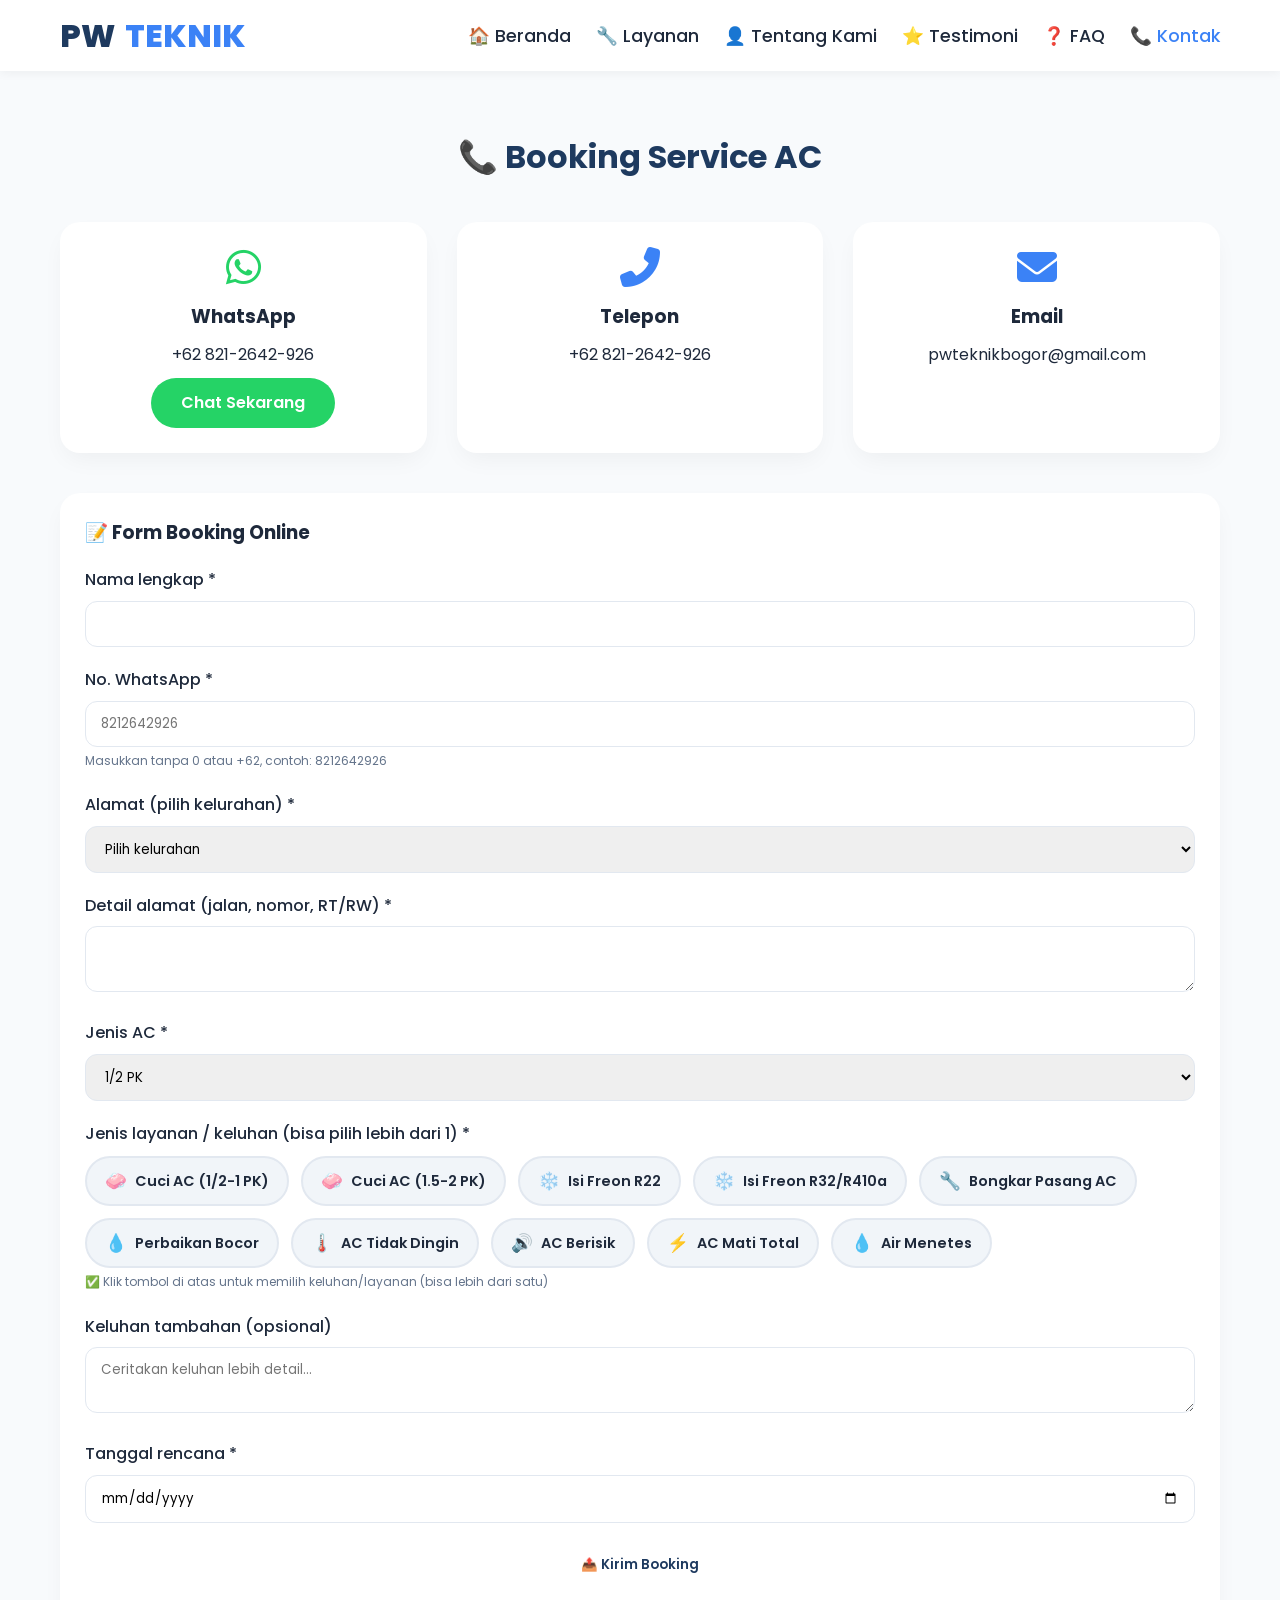
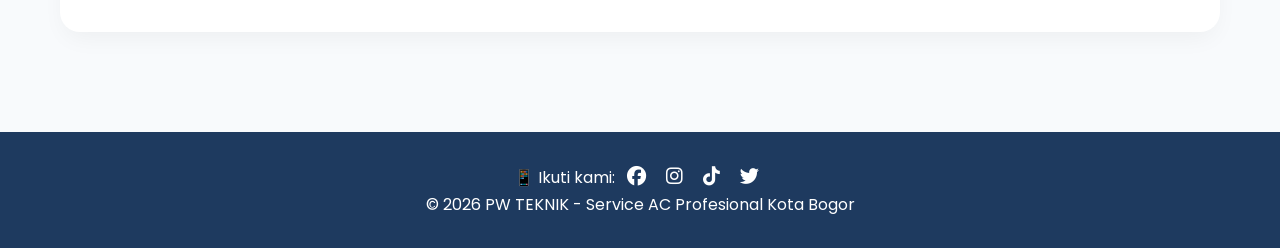
<file: kontak.html>
<!DOCTYPE html>
<html lang="id">
<head>
    <meta charset="UTF-8">
    <meta name="viewport" content="width=device-width, initial-scale=1.0">
    <title>Kontak & Booking Service AC - PW TEKNIK</title>
    <meta name="description" content="Booking service AC di Kota Bogor. Isi form online atau hubungi WhatsApp kami untuk respon cepat.">
    <link href="https://fonts.googleapis.com/css2?family=Poppins:wght@300;400;500;600;700;800&display=swap" rel="stylesheet">
    <link rel="stylesheet" href="https://cdnjs.cloudflare.com/ajax/libs/font-awesome/6.5.1/css/all.min.css">
    <link rel="stylesheet" href="css/style.css">
    <style>
        /* Style untuk service chips */
        .services-chips {
            display: flex;
            flex-wrap: wrap;
            gap: 12px;
            margin-top: 10px;
        }
        .service-chip {
            display: inline-flex;
            align-items: center;
            gap: 8px;
            padding: 10px 18px;
            background: #f1f5f9;
            border: 2px solid #e2e8f0;
            border-radius: 40px;
            cursor: pointer;
            transition: all 0.2s ease;
            font-family: 'Poppins', sans-serif;
            font-size: 0.9rem;
            color: #1e293b;
        }
        .service-chip:hover {
            background: #e2e8f0;
            transform: translateY(-1px);
        }
        .service-chip.active {
            background: #3B82F6;
            border-color: #3B82F6;
            color: white;
        }
        .service-chip.active .chip-icon {
            filter: brightness(0) invert(1);
        }
        .chip-icon {
            font-size: 1.1rem;
        }
        .chip-text {
            font-weight: 500;
        }
        small {
            font-size: 0.75rem;
            color: #64748b;
        }
    </style>
</head>
<body>

<nav class="navbar">
    <div class="nav-container">
        <a href="index.html" class="logo">PW <span>TEKNIK</span></a>
        <div class="menu-toggle" id="menuToggle">
            <i class="fas fa-bars"></i>
        </div>
        <ul class="nav-menu" id="navMenu">
            <li><a href="index.html">🏠 Beranda</a></li>
            <li><a href="layanan.html">🔧 Layanan</a></li>
            <li><a href="tentang.html">👤 Tentang Kami</a></li>
            <li><a href="testimoni.html">⭐ Testimoni</a></li>
            <li><a href="faq.html">❓ FAQ</a></li>
            <li><a href="kontak.html" class="active">📞 Kontak</a></li>
        </ul>
    </div>
</nav>

<section class="section">
    <div class="container">
        <h2 class="section-title">📞 Booking Service AC</h2>
        
        <div class="grid-3" style="margin-bottom: 40px;">
            <div class="card text-center">
                <i class="fab fa-whatsapp" style="font-size: 2.5rem; color: #25D366;"></i>
                <h3>WhatsApp</h3>
                <p>+62 821-2642-926</p>
                <a href="https://wa.me/628212642926?text=Halo%20PW%20TEKNIK%2C%20saya%20mau%20booking%20service%20AC" class="btn btn-wa" style="margin-top: 10px;">Chat Sekarang</a>
            </div>
            <div class="card text-center">
                <i class="fas fa-phone-alt" style="font-size: 2.5rem; color: #3B82F6;"></i>
                <h3>Telepon</h3>
                <p>+62 821-2642-926</p>
            </div>
            <div class="card text-center">
                <i class="fas fa-envelope" style="font-size: 2.5rem; color: #3B82F6;"></i>
                <h3>Email</h3>
                <p>pwteknikbogor@gmail.com</p>
            </div>
        </div>
        
        <div class="card">
            <h3 style="margin-bottom: 20px;">📝 Form Booking Online</h3>
            <form id="bookingForm">
                <div class="form-group">
                    <label>Nama lengkap *</label>
                    <input type="text" id="nama" required>
                </div>
                <div class="form-group">
                    <label>No. WhatsApp *</label>
                    <input type="tel" id="wa" placeholder="8212642926" required>
                    <small>Masukkan tanpa 0 atau +62, contoh: 8212642926</small>
                </div>
                <div class="form-group">
                    <label>Alamat (pilih kelurahan) *</label>
                    <select id="kelurahan" required>
                        <option value="">Pilih kelurahan</option>
                        <option>Batutulis</option><option>Bojongkerta</option><option>Bondongan</option>
                        <option>Cikaret</option><option>Cipaku</option><option>Empang</option>
                        <option>Genteng</option><option>Harjasari</option><option>Kertamaya</option>
                        <option>Lawanggintung</option><option>Muarasari</option><option>Mulyaharja</option>
                        <option>Pakuan</option><option>Pamoyanan</option><option>Rancamaya</option>
                        <option>Ranggamekar</option>
                    </select>
                </div>
                <div class="form-group">
                    <label>Detail alamat (jalan, nomor, RT/RW) *</label>
                    <textarea id="detailAlamat" rows="2" required></textarea>
                </div>
                <div class="form-group">
                    <label>Jenis AC *</label>
                    <select id="jenisAC" required>
                        <option>1/2 PK</option><option>1 PK</option><option>1.5 PK</option><option>2 PK</option>
                    </select>
                </div>
                <div class="form-group">
                    <label>Jenis layanan / keluhan (bisa pilih lebih dari 1) *</label>
                    <div class="services-chips" id="servicesChips">
                        <button type="button" class="service-chip" data-value="Cuci AC (1/2-1 PK)">
                            <span class="chip-icon">🧼</span>
                            <span class="chip-text">Cuci AC (1/2-1 PK)</span>
                        </button>
                        <button type="button" class="service-chip" data-value="Cuci AC (1.5-2 PK)">
                            <span class="chip-icon">🧼</span>
                            <span class="chip-text">Cuci AC (1.5-2 PK)</span>
                        </button>
                        <button type="button" class="service-chip" data-value="Isi Freon R22">
                            <span class="chip-icon">❄️</span>
                            <span class="chip-text">Isi Freon R22</span>
                        </button>
                        <button type="button" class="service-chip" data-value="Isi Freon R32/R410a">
                            <span class="chip-icon">❄️</span>
                            <span class="chip-text">Isi Freon R32/R410a</span>
                        </button>
                        <button type="button" class="service-chip" data-value="Bongkar Pasang AC">
                            <span class="chip-icon">🔧</span>
                            <span class="chip-text">Bongkar Pasang AC</span>
                        </button>
                        <button type="button" class="service-chip" data-value="Perbaikan Bocor">
                            <span class="chip-icon">💧</span>
                            <span class="chip-text">Perbaikan Bocor</span>
                        </button>
                        <button type="button" class="service-chip" data-value="AC Tidak Dingin">
                            <span class="chip-icon">🌡️</span>
                            <span class="chip-text">AC Tidak Dingin</span>
                        </button>
                        <button type="button" class="service-chip" data-value="AC Berisik">
                            <span class="chip-icon">🔊</span>
                            <span class="chip-text">AC Berisik</span>
                        </button>
                        <button type="button" class="service-chip" data-value="AC Mati Total">
                            <span class="chip-icon">⚡</span>
                            <span class="chip-text">AC Mati Total</span>
                        </button>
                        <button type="button" class="service-chip" data-value="Air Menetes">
                            <span class="chip-icon">💧</span>
                            <span class="chip-text">Air Menetes</span>
                        </button>
                    </div>
                    <input type="hidden" id="selectedServices">
                    <small>✅ Klik tombol di atas untuk memilih keluhan/layanan (bisa lebih dari satu)</small>
                </div>
                <div class="form-group">
                    <label>Keluhan tambahan (opsional)</label>
                    <textarea id="keluhan" rows="2" placeholder="Ceritakan keluhan lebih detail..."></textarea>
                </div>
                <div class="form-group">
                    <label>Tanggal rencana *</label>
                    <input type="date" id="tanggal" required>
                </div>
                <button type="submit" class="btn btn-primary" style="width: 100%;">📤 Kirim Booking</button>
            </form>
            <div id="formMessage" style="margin-top: 20px; text-align: center;"></div>
        </div>
    </div>
</section>

<footer class="footer">
    <div class="container">
        <p>📱 Ikuti kami: 
            <a href="#"><i class="fab fa-facebook"></i></a>
            <a href="#"><i class="fab fa-instagram"></i></a>
            <a href="#"><i class="fab fa-tiktok"></i></a>
            <a href="#"><i class="fab fa-twitter"></i></a>
        </p>
        <p>© 2026 PW TEKNIK - Service AC Profesional Kota Bogor</p>
    </div>
</footer>

<script>
    // ========== MOBILE MENU ==========
    const menuToggle = document.getElementById('menuToggle');
    const navMenu = document.getElementById('navMenu');
    
    if (menuToggle && navMenu) {
        menuToggle.addEventListener('click', () => {
            navMenu.classList.toggle('active');
        });
        
        document.querySelectorAll('.nav-menu a').forEach(link => {
            link.addEventListener('click', () => {
                navMenu.classList.remove('active');
            });
        });
    }
    
    // Set active menu
    const currentPage = window.location.pathname.split('/').pop() || 'kontak.html';
    document.querySelectorAll('.nav-menu a').forEach(link => {
        if (link.getAttribute('href') === currentPage) {
            link.classList.add('active');
        }
    });
    
    // ========== SET MINIMAL TANGGAL (H+1) ==========
    function setMinDate() {
        const today = new Date();
        const tomorrow = new Date(today);
        tomorrow.setDate(today.getDate() + 1);
        const yyyy = tomorrow.getFullYear();
        const mm = String(tomorrow.getMonth() + 1).padStart(2, '0');
        const dd = String(tomorrow.getDate()).padStart(2, '0');
        const dateInput = document.getElementById('tanggal');
        if (dateInput) {
            dateInput.min = `${yyyy}-${mm}-${dd}`;
        }
    }
    setMinDate();
    
    // ========== SERVICE CHIPS LOGIC ==========
    const serviceChips = document.querySelectorAll('.service-chip');
    const selectedServicesInput = document.getElementById('selectedServices');
    
    function updateSelectedServices() {
        const selected = [];
        serviceChips.forEach(chip => {
            if (chip.classList.contains('active')) {
                selected.push(chip.dataset.value);
            }
        });
        selectedServicesInput.value = selected.join(', ');
    }
    
    serviceChips.forEach(chip => {
        chip.addEventListener('click', () => {
            chip.classList.toggle('active');
            updateSelectedServices();
        });
    });
    
    // ========== FORM HANDLER UNTUK VERCEL ==========
    const form = document.getElementById('bookingForm');
    const formMessage = document.getElementById('formMessage');
    
    form.addEventListener('submit', async (e) => {
        e.preventDefault();
        
        const selectedChips = document.querySelectorAll('.service-chip.active');
        const selectedLayanan = Array.from(selectedChips).map(chip => chip.dataset.value);
        
        // Format nomor WA (ubah jadi 62xxx)
        let waNumber = document.getElementById('wa').value.replace(/\D/g, '');
        if (waNumber.startsWith('0')) {
            waNumber = '62' + waNumber.substring(1);
        }
        if (!waNumber.startsWith('62') && waNumber.length > 0) {
            waNumber = '62' + waNumber;
        }
        
        const data = {
            nama: document.getElementById('nama').value.trim(),
            wa: waNumber,
            kelurahan: document.getElementById('kelurahan').value,
            detailAlamat: document.getElementById('detailAlamat').value.trim(),
            jenisAC: document.getElementById('jenisAC').value,
            layanan: selectedLayanan.join(', '),
            keluhan: document.getElementById('keluhan').value.trim(),
            tanggal: document.getElementById('tanggal').value
        };
        
        // Validasi
        if (selectedLayanan.length === 0) {
            formMessage.innerHTML = '⚠️ Pilih minimal satu keluhan/layanan!';
            formMessage.style.color = 'red';
            return;
        }
        
        if (!data.nama || !data.wa || !data.kelurahan || !data.detailAlamat || !data.tanggal) {
            formMessage.innerHTML = '⚠️ Lengkapi semua field yang wajib diisi!';
            formMessage.style.color = 'red';
            return;
        }
        
        formMessage.innerHTML = '⏳ Mengirim pesanan...';
        formMessage.style.color = 'blue';
        
        try {
            // Kirim ke API Vercel
            const response = await fetch('/api/send-to-telegram', {
                method: 'POST',
                headers: {
                    'Content-Type': 'application/json',
                },
                body: JSON.stringify(data)
            });
            
            const result = await response.json();
            
            console.log('Response dari API:', result);
            
            if (response.ok && result.status === 'ok') {
                formMessage.innerHTML = '✅ Pesanan terkirim! Admin akan hubungi via WhatsApp dalam 15 menit.';
                formMessage.style.color = 'green';
                form.reset();
                
                // Reset chips
                document.querySelectorAll('.service-chip.active').forEach(chip => {
                    chip.classList.remove('active');
                });
                updateSelectedServices();
                
                // Reset tanggal ke minimal H+1
                setMinDate();
                
            } else {
                throw new Error(result.message || 'Gagal mengirim');
            }
        } catch (error) {
            console.error('Error detail:', error);
            formMessage.innerHTML = `❌ Gagal mengirim. Silakan hubungi WhatsApp: 0821-2642-926`;
            formMessage.style.color = 'red';
        }
    });
</script>
</body>
</html>
</file>
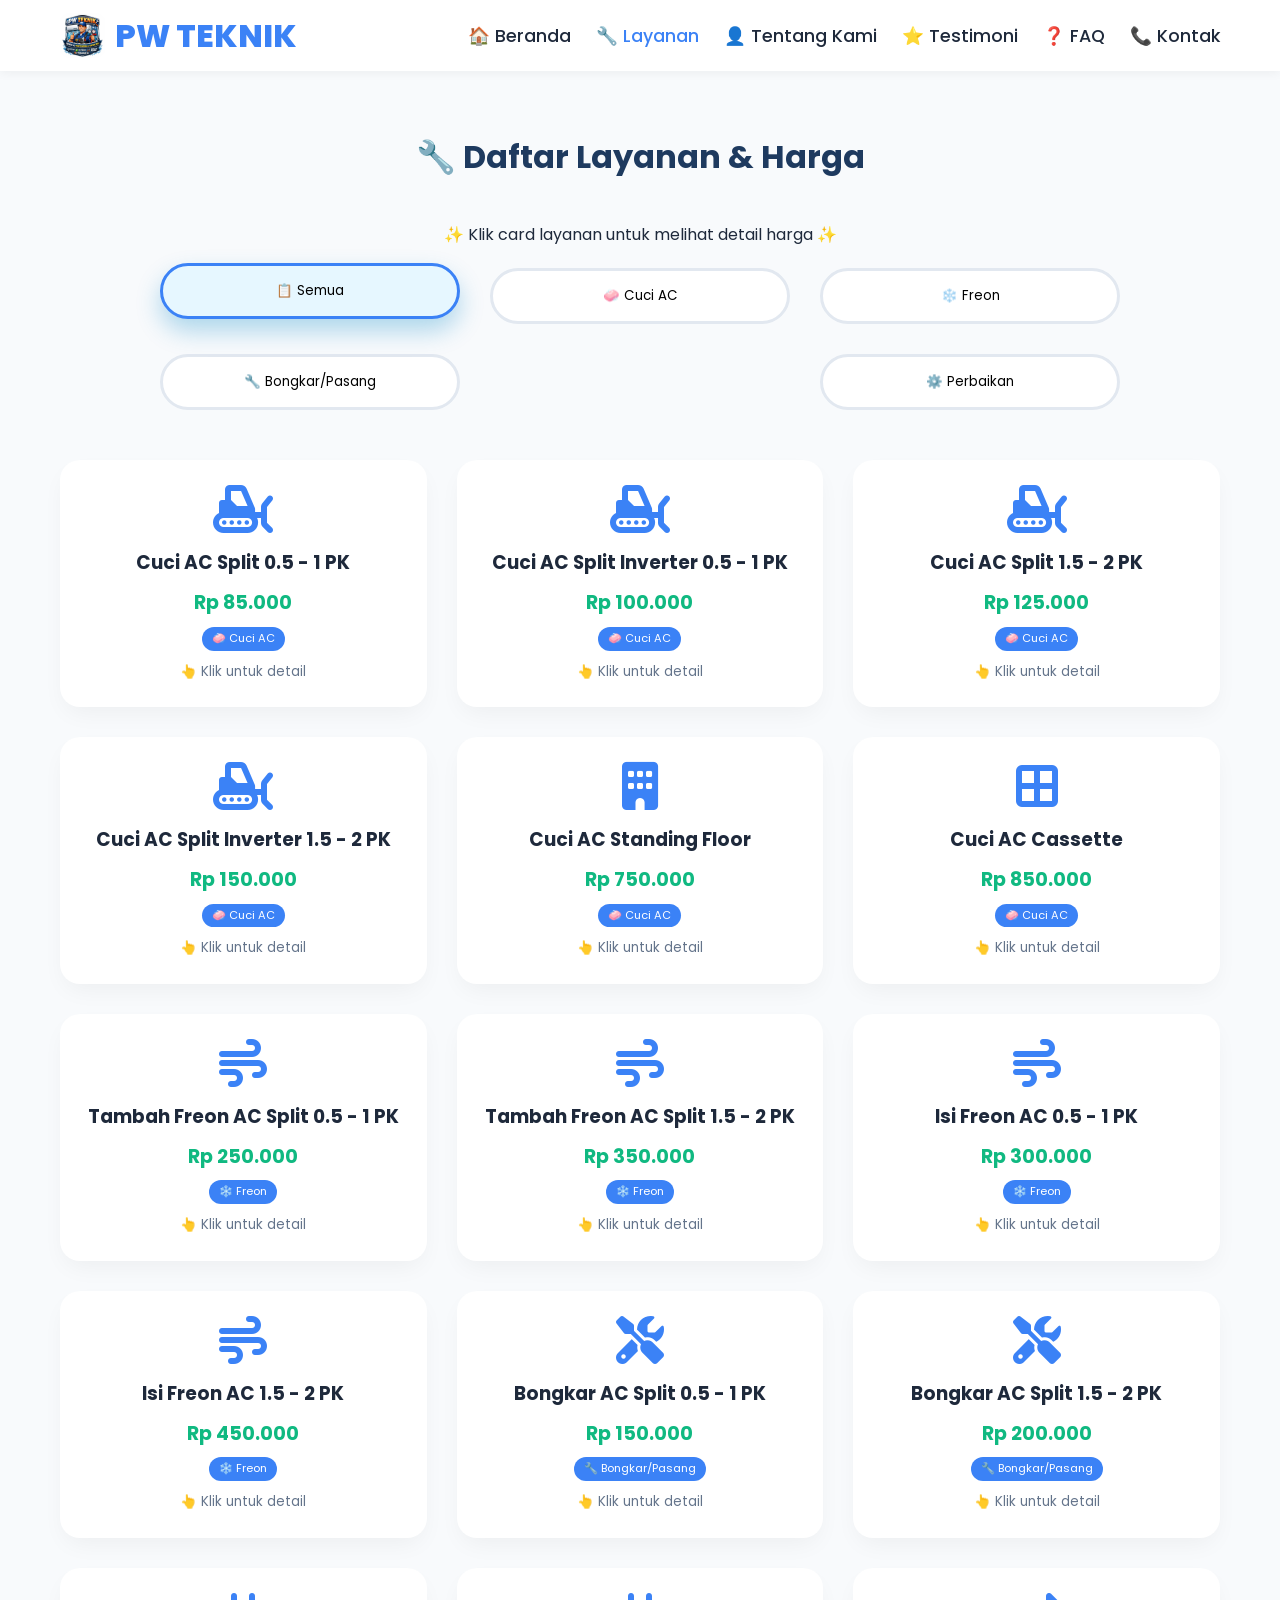
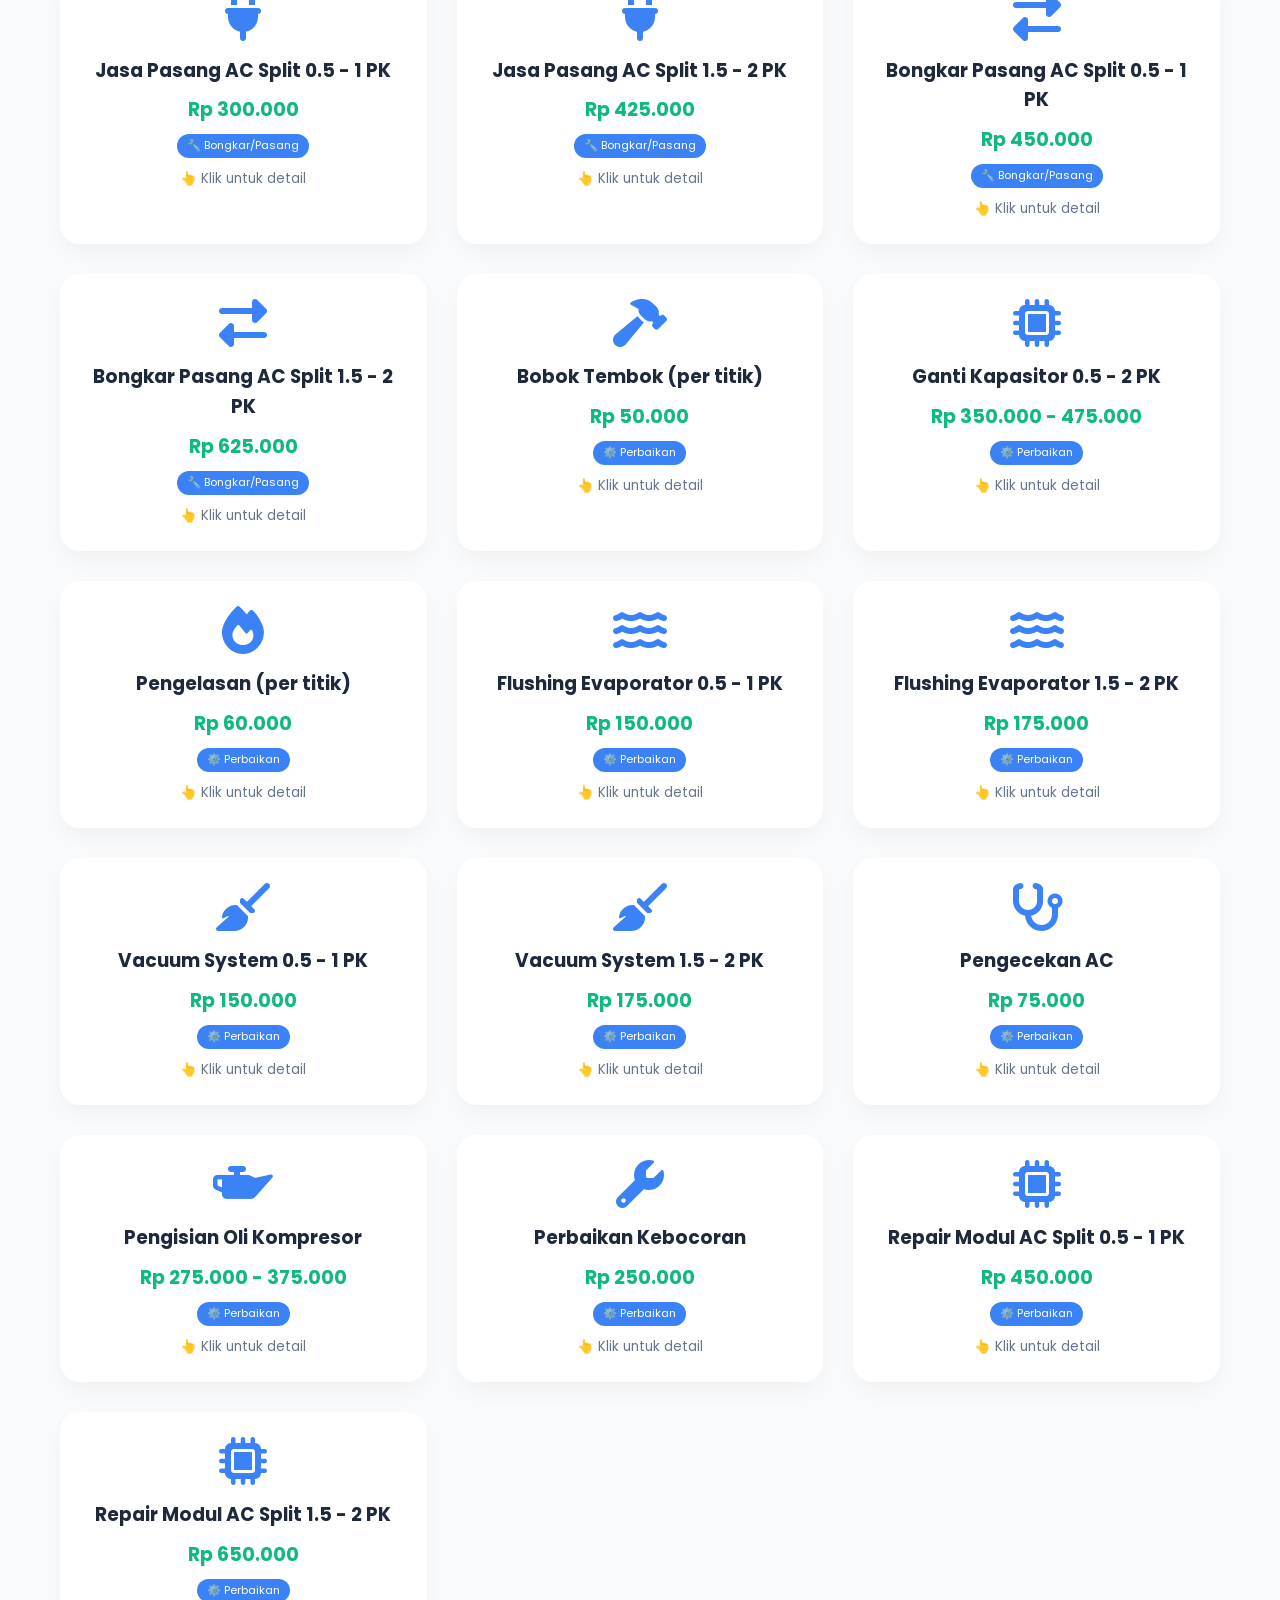
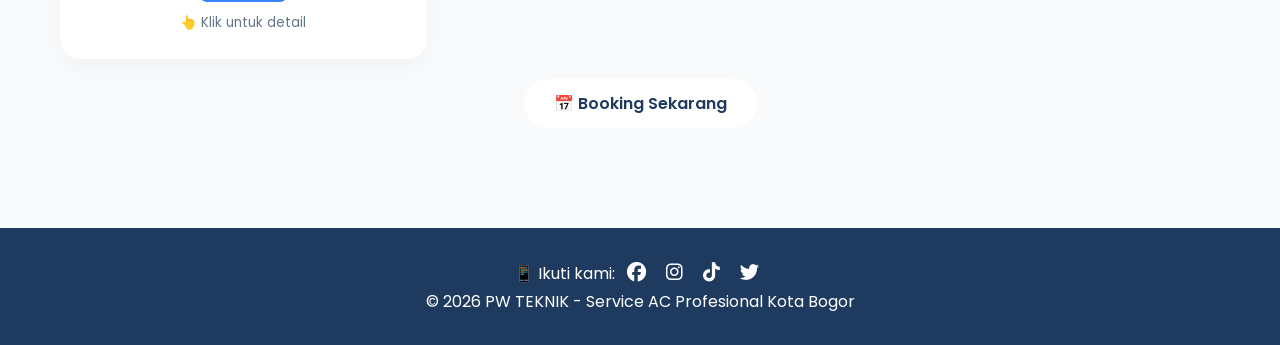
<file: layanan-before.html>
<!DOCTYPE html>
<html lang="id">
<head>
    <meta charset="UTF-8">
    <meta name="viewport" content="width=device-width, initial-scale=1.0">
    <title>Layanan Service AC - PW TEKNIK</title>
    <meta name="description" content="Daftar lengkap layanan service AC: cuci AC, isi freon, bongkar pasang, perbaikan bocor. Harga terjangkau di Kota Bogor.">
    <meta name="keywords" content="layanan AC Bogor, cuci AC, isi freon, bongkar pasang AC, service AC Bogor">
    
    <!-- Favicon -->
    <link rel="icon" type="image/jpeg" href="assets/logo.jpeg">
    <link rel="shortcut icon" href="assets/logo.jpeg" type="image/x-icon">
    
    <link href="https://fonts.googleapis.com/css2?family=Poppins:wght@300;400;500;600;700;800&display=swap" rel="stylesheet">
    <link rel="stylesheet" href="https://cdnjs.cloudflare.com/ajax/libs/font-awesome/6.5.1/css/all.min.css">
    <link rel="stylesheet" href="css/style.css">
</head>
<body>

<nav class="navbar">
    <div class="nav-container">
        <a href="index.html" class="logo">
            <img src="assets/logo.jpeg" alt="Logo PW TEKNIK" style="height: 45px; vertical-align: middle; border-radius: 10px;">
            <span>PW TEKNIK</span>
        </a>
        <div class="menu-toggle" id="menuToggle">
            <i class="fas fa-bars"></i>
        </div>
        <ul class="nav-menu" id="navMenu">
            <li><a href="index.html">🏠 Beranda</a></li>
            <li><a href="layanan.html" class="active">🔧 Layanan</a></li>
            <!-- <li><a href="portfolio.html">📸 Portfolio</a></li> -->
            <li><a href="tentang.html">👤 Tentang Kami</a></li>
            <li><a href="testimoni.html">⭐ Testimoni</a></li>
            <li><a href="faq.html">❓ FAQ</a></li>
            <li><a href="kontak.html">📞 Kontak</a></li>
        </ul>
    </div>
</nav>

<section class="section">
    <div class="container">
        <h2 class="section-title">🔧 Daftar Layanan & Harga</h2>
        <p style="text-align: center; margin-bottom: 20px;">✨ Klik card layanan untuk melihat detail harga ✨</p>
        
        <!-- Filter Kategori -->
        <div class="filter-buttons">
            <button class="filter-btn active" data-filter="all">📋 Semua</button>
            <button class="filter-btn" data-filter="cuci">🧼 Cuci AC</button>
            <button class="filter-btn" data-filter="freon">❄️ Freon</button>
            <button class="filter-btn" data-filter="bongkar">🔧 Bongkar/Pasang</button>
            <button class="filter-btn" data-filter="perbaikan">⚙️ Perbaikan</button>
        </div>
        
        <div class="grid-3" id="servicesList">
            <!-- Akan diisi JavaScript -->
        </div>
        
        <div class="text-center mt-20">
            <a href="kontak.html" class="btn btn-primary">📅 Booking Sekarang</a>
        </div>
    </div>
</section>

<!-- Modal Popup untuk detail harga -->
<div id="priceModal" class="price-modal">
    <div class="price-modal-content">
        <span class="price-modal-close">&times;</span>
        <div class="price-modal-icon" id="modalIcon">🧼</div>
        <h3 id="modalTitle">Cuci AC</h3>
        <div class="price-modal-price" id="modalPrice">Rp 100.000</div>
        <p id="modalDescription">Silakan booking melalui halaman kontak untuk mendapatkan layanan terbaik dari kami.</p>
        <a href="kontak.html" class="btn btn-primary" style="margin-top: 20px;">📞 Booking Sekarang</a>
    </div>
</div>

<footer class="footer">
    <div class="container">
        <p>📱 Ikuti kami: 
            <a href="#"><i class="fab fa-facebook"></i></a>
            <a href="#"><i class="fab fa-instagram"></i></a>
            <a href="#"><i class="fab fa-tiktok"></i></a>
            <a href="#"><i class="fab fa-twitter"></i></a>
        </p>
        <p>© 2026 PW TEKNIK - Service AC Profesional Kota Bogor</p>
    </div>
</footer>

<script>
    // Data layanan lengkap (26 Layanan)
    const services = [
        // ========== CUCI AC (6 Layanan) ==========
        { name: "Cuci AC Split 0.5 - 1 PK", price: "Rp 85.000", priceNumber: 85000, category: "cuci", icon: "fa-snowplow", emoji: "🧼", description: "Layanan cuci AC untuk AC Split ukuran 0.5 PK hingga 1 PK. Meliputi pembongkaran, pencucian indoor & outdoor, hingga pemasangan kembali. Termasuk pengecekan kelistrikan." },
        { name: "Cuci AC Split Inverter 0.5 - 1 PK", price: "Rp 100.000", priceNumber: 100000, category: "cuci", icon: "fa-snowplow", emoji: "🧼", description: "Layanan cuci AC khusus untuk AC Split Inverter ukuran 0.5 PK hingga 1 PK. Penanganan khusus untuk teknologi inverter dengan prosedur yang tepat." },
        { name: "Cuci AC Split 1.5 - 2 PK", price: "Rp 125.000", priceNumber: 125000, category: "cuci", icon: "fa-snowplow", emoji: "🧼", description: "Layanan cuci AC untuk AC Split ukuran 1.5 PK hingga 2 PK. Meliputi pembongkaran, pencucian indoor & outdoor, hingga pemasangan kembali." },
        { name: "Cuci AC Split Inverter 1.5 - 2 PK", price: "Rp 150.000", priceNumber: 150000, category: "cuci", icon: "fa-snowplow", emoji: "🧼", description: "Layanan cuci AC khusus untuk AC Split Inverter ukuran 1.5 PK hingga 2 PK. Penanganan khusus untuk teknologi inverter." },
        { name: "Cuci AC Standing Floor", price: "Rp 750.000", priceNumber: 750000, category: "cuci", icon: "fa-building", emoji: "🏢", description: "Layanan cuci untuk AC Standing Floor (AC lantai). Pembersihan menyeluruh pada unit indoor dan outdoor. Cocok untuk ruangan besar." },
        { name: "Cuci AC Cassette", price: "Rp 850.000", priceNumber: 850000, category: "cuci", icon: "fa-border-all", emoji: "📦", description: "Layanan cuci untuk AC Cassette (AC plafon). Pembersihan menyeluruh pada 4 sisi unit. Cocok untuk ruangan besar seperti kantor atau toko." },
        
        // ========== FREON (4 Layanan) ==========
        { name: "Tambah Freon AC Split 0.5 - 1 PK", price: "Rp 250.000", priceNumber: 250000, category: "freon", icon: "fa-wind", emoji: "❄️", description: "Penambahan freon untuk AC Split ukuran 0.5-1 PK yang freon-nya berkurang. Dilakukan pengecekan tekanan terlebih dahulu." },
        { name: "Tambah Freon AC Split 1.5 - 2 PK", price: "Rp 350.000", priceNumber: 350000, category: "freon", icon: "fa-wind", emoji: "❄️", description: "Penambahan freon untuk AC Split ukuran 1.5-2 PK yang freon-nya berkurang. Dilakukan pengecekan tekanan terlebih dahulu." },
        { name: "Isi Freon AC 0.5 - 1 PK", price: "Rp 300.000", priceNumber: 300000, category: "freon", icon: "fa-wind", emoji: "❄️", description: "Pengisian freon dari kosong untuk AC ukuran 0.5-1 PK. Termasuk pengecekan kebocoran sistem." },
        { name: "Isi Freon AC 1.5 - 2 PK", price: "Rp 450.000", priceNumber: 450000, category: "freon", icon: "fa-wind", emoji: "❄️", description: "Pengisian freon dari kosong untuk AC ukuran 1.5-2 PK. Termasuk pengecekan kebocoran sistem." },
        
        // ========== BONGKAR PASANG (6 Layanan) ==========
        { name: "Bongkar AC Split 0.5 - 1 PK", price: "Rp 150.000", priceNumber: 150000, category: "bongkar", icon: "fa-tools", emoji: "🔧", description: "Jasa bongkar AC Split ukuran 0.5-1 PK dari lokasi lama. Tidak termasuk pemasangan. Freon akan ditampung sementara." },
        { name: "Bongkar AC Split 1.5 - 2 PK", price: "Rp 200.000", priceNumber: 200000, category: "bongkar", icon: "fa-tools", emoji: "🔧", description: "Jasa bongkar AC Split ukuran 1.5-2 PK dari lokasi lama. Tidak termasuk pemasangan." },
        { name: "Jasa Pasang AC Split 0.5 - 1 PK", price: "Rp 300.000", priceNumber: 300000, category: "bongkar", icon: "fa-plug", emoji: "🔌", description: "Jasa pemasangan AC Split baru ukuran 0.5-1 PK. Termasuk bracket standar, pengecekan, dan vacuum." },
        { name: "Jasa Pasang AC Split 1.5 - 2 PK", price: "Rp 425.000", priceNumber: 425000, category: "bongkar", icon: "fa-plug", emoji: "🔌", description: "Jasa pemasangan AC Split baru ukuran 1.5-2 PK. Termasuk bracket standar, pengecekan, dan vacuum." },
        { name: "Bongkar Pasang AC Split 0.5 - 1 PK", price: "Rp 450.000", priceNumber: 450000, category: "bongkar", icon: "fa-exchange-alt", emoji: "🔄", description: "Jasa bongkar dari lokasi lama dan pasang kembali di lokasi baru untuk AC 0.5-1 PK. Termasuk pengecekan freon." },
        { name: "Bongkar Pasang AC Split 1.5 - 2 PK", price: "Rp 625.000", priceNumber: 625000, category: "bongkar", icon: "fa-exchange-alt", emoji: "🔄", description: "Jasa bongkar dari lokasi lama dan pasang kembali di lokasi baru untuk AC 1.5-2 PK. Termasuk pengecekan freon." },
        
        // ========== PERBAIKAN & LAINNYA (10 Layanan) ==========
        { name: "Bobok Tembok (per titik)", price: "Rp 50.000", priceNumber: 50000, category: "perbaikan", icon: "fa-hammer", emoji: "🔨", description: "Jasa bobok tembok untuk jalur pipa AC per titik. Sudah termasuk pengecoran kembali." },
        { name: "Ganti Kapasitor 0.5 - 2 PK", price: "Rp 350.000 - 475.000", priceNumber: null, category: "perbaikan", icon: "fa-microchip", emoji: "⚡", description: "Penggantian kapasitor AC. Harga tergantung jenis dan ukuran kapasitor. Konsultasikan dengan teknisi." },
        { name: "Pengelasan (per titik)", price: "Rp 60.000", priceNumber: 60000, category: "perbaikan", icon: "fa-fire", emoji: "🔥", description: "Jasa pengelasan pada pipa AC atau komponen lain per titik kebocoran. Hasil rapi dan anti bocor." },
        { name: "Flushing Evaporator 0.5 - 1 PK", price: "Rp 150.000", priceNumber: 150000, category: "perbaikan", icon: "fa-water", emoji: "💧", description: "Pembersihan menyeluruh pada evaporator AC ukuran 0.5-1 PK menggunakan cairan khusus untuk hasil maksimal." },
        { name: "Flushing Evaporator 1.5 - 2 PK", price: "Rp 175.000", priceNumber: 175000, category: "perbaikan", icon: "fa-water", emoji: "💧", description: "Pembersihan menyeluruh pada evaporator AC ukuran 1.5-2 PK menggunakan cairan khusus." },
        { name: "Vacuum System 0.5 - 1 PK", price: "Rp 150.000", priceNumber: 150000, category: "perbaikan", icon: "fa-broom", emoji: "🧹", description: "Proses vacuum pada sistem AC untuk menghilangkan uap air dan udara. Meningkatkan performa AC." },
        { name: "Vacuum System 1.5 - 2 PK", price: "Rp 175.000", priceNumber: 175000, category: "perbaikan", icon: "fa-broom", emoji: "🧹", description: "Proses vacuum pada sistem AC untuk menghilangkan uap air dan udara." },
        { name: "Pengecekan AC", price: "Rp 75.000", priceNumber: 75000, category: "perbaikan", icon: "fa-stethoscope", emoji: "🩺", description: "Pengecekan menyeluruh kondisi AC untuk mengetahui penyebab kerusakan. Termasuk konsultasi." },
        { name: "Pengisian Oli Kompresor", price: "Rp 275.000 - 375.000", priceNumber: null, category: "perbaikan", icon: "fa-oil-can", emoji: "🛢️", description: "Pengisian oli pada kompresor AC. Harga tergantung jenis oli dan ukuran kompresor." },
        { name: "Perbaikan Kebocoran", price: "Rp 250.000", priceNumber: 250000, category: "perbaikan", icon: "fa-wrench", emoji: "💧", description: "Perbaikan kebocoran pada pipa AC, sambungan, atau unit AC. Termasuk pengecekan kebocoran." },
        { name: "Repair Modul AC Split 0.5 - 1 PK", price: "Rp 450.000", priceNumber: 450000, category: "perbaikan", icon: "fa-microchip", emoji: "📟", description: "Perbaikan modul/pcb AC Split ukuran 0.5-1 PK yang bermasalah. Garansi 30 hari." },
        { name: "Repair Modul AC Split 1.5 - 2 PK", price: "Rp 650.000", priceNumber: 650000, category: "perbaikan", icon: "fa-microchip", emoji: "📟", description: "Perbaikan modul/pcb AC Split ukuran 1.5-2 PK yang bermasalah. Garansi 30 hari." }
    ];
    
    // Tampilkan grid layanan
    const servicesList = document.getElementById('servicesList');
    let currentFilter = 'all';
    
    function displayServices(filter) {
        servicesList.innerHTML = '';
        const filteredServices = filter === 'all' ? services : services.filter(s => s.category === filter);
        
        filteredServices.forEach((service, idx) => {
            const originalIndex = services.indexOf(service);
            servicesList.innerHTML += `
                <div class="card text-center service-card-clickable" data-service-index="${originalIndex}">
                    <i class="fas ${service.icon}" style="font-size: 3rem; color: var(--secondary);"></i>
                    <h3>${service.name}</h3>
                    <p style="color: var(--accent); font-weight: bold; font-size: 1.2rem;">${service.price}</p>
                    <span class="service-badge">${getCategoryName(service.category)}</span>
                    <small style="color: var(--gray); display: block; margin-top: 10px;">👆 Klik untuk detail</small>
                </div>
            `;
        });
        
        document.querySelectorAll('.service-card-clickable').forEach(card => {
            card.addEventListener('click', () => {
                const index = card.dataset.serviceIndex;
                openModal(services[index]);
            });
        });
    }
    
    function getCategoryName(cat) {
        const names = {
            cuci: '🧼 Cuci AC',
            freon: '❄️ Freon',
            bongkar: '🔧 Bongkar/Pasang',
            perbaikan: '⚙️ Perbaikan'
        };
        return names[cat] || '📋 Layanan';
    }
    
    // Filter buttons
    const filterBtns = document.querySelectorAll('.filter-btn');
    filterBtns.forEach(btn => {
        btn.addEventListener('click', () => {
            filterBtns.forEach(b => b.classList.remove('active'));
            btn.classList.add('active');
            currentFilter = btn.dataset.filter;
            displayServices(currentFilter);
        });
    });
    
    displayServices('all');
    
    // Modal Popup
    const modal = document.getElementById('priceModal');
    const modalClose = document.querySelector('.price-modal-close');
    const modalIcon = document.getElementById('modalIcon');
    const modalTitle = document.getElementById('modalTitle');
    const modalPrice = document.getElementById('modalPrice');
    const modalDescription = document.getElementById('modalDescription');
    
    function openModal(service) {
        modalIcon.textContent = service.emoji;
        modalTitle.textContent = service.name;
        modalPrice.textContent = service.price;
        modalDescription.textContent = service.description;
        modal.style.display = 'flex';
        document.body.style.overflow = 'hidden';
    }
    
    function closeModal() {
        modal.style.display = 'none';
        document.body.style.overflow = 'auto';
    }
    
    modalClose.addEventListener('click', closeModal);
    modal.addEventListener('click', (e) => {
        if (e.target === modal) closeModal();
    });
    
    document.addEventListener('keydown', (e) => {
        if (e.key === 'Escape' && modal.style.display === 'flex') {
            closeModal();
        }
    });
    
    // Mobile menu toggle
    const menuToggle = document.getElementById('menuToggle');
    const navMenu = document.getElementById('navMenu');
    if (menuToggle) {
        menuToggle.addEventListener('click', () => {
            navMenu.classList.toggle('active');
        });
    }
</script>
</body>
</html>
</file>
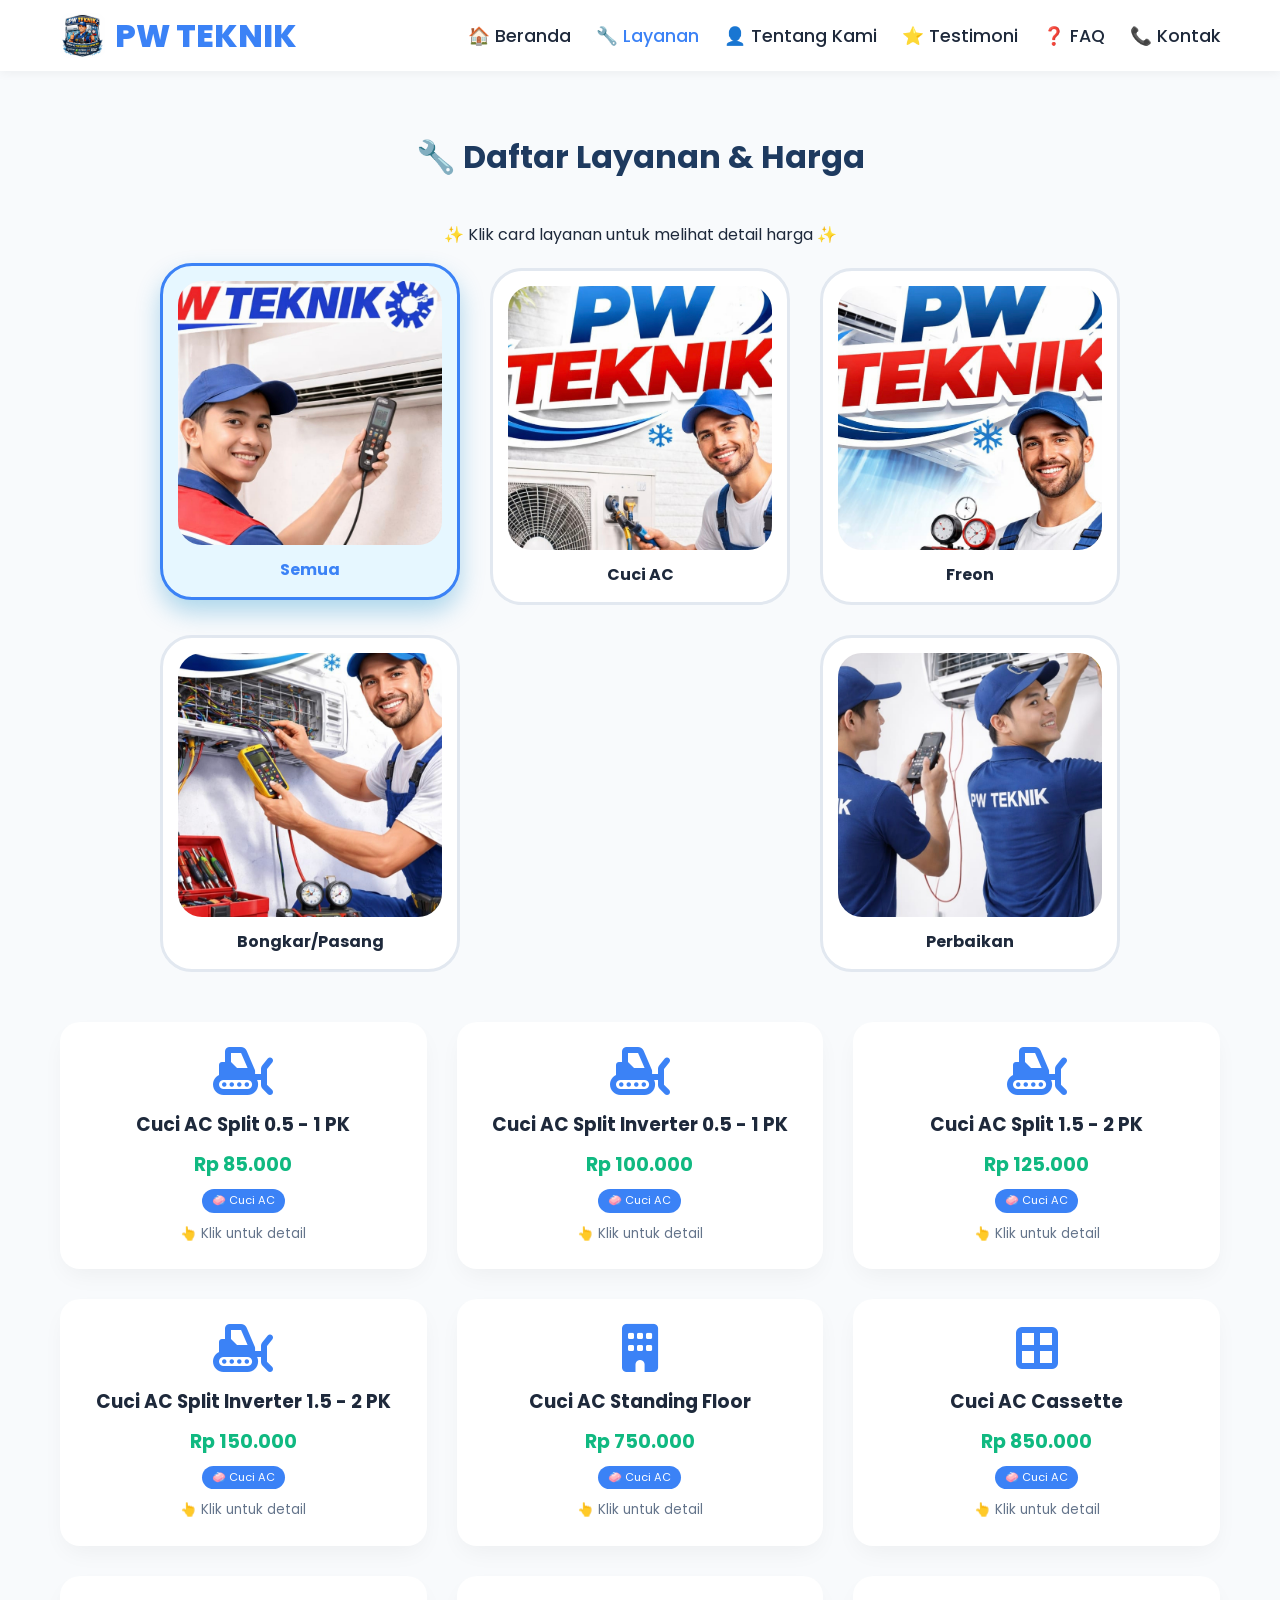
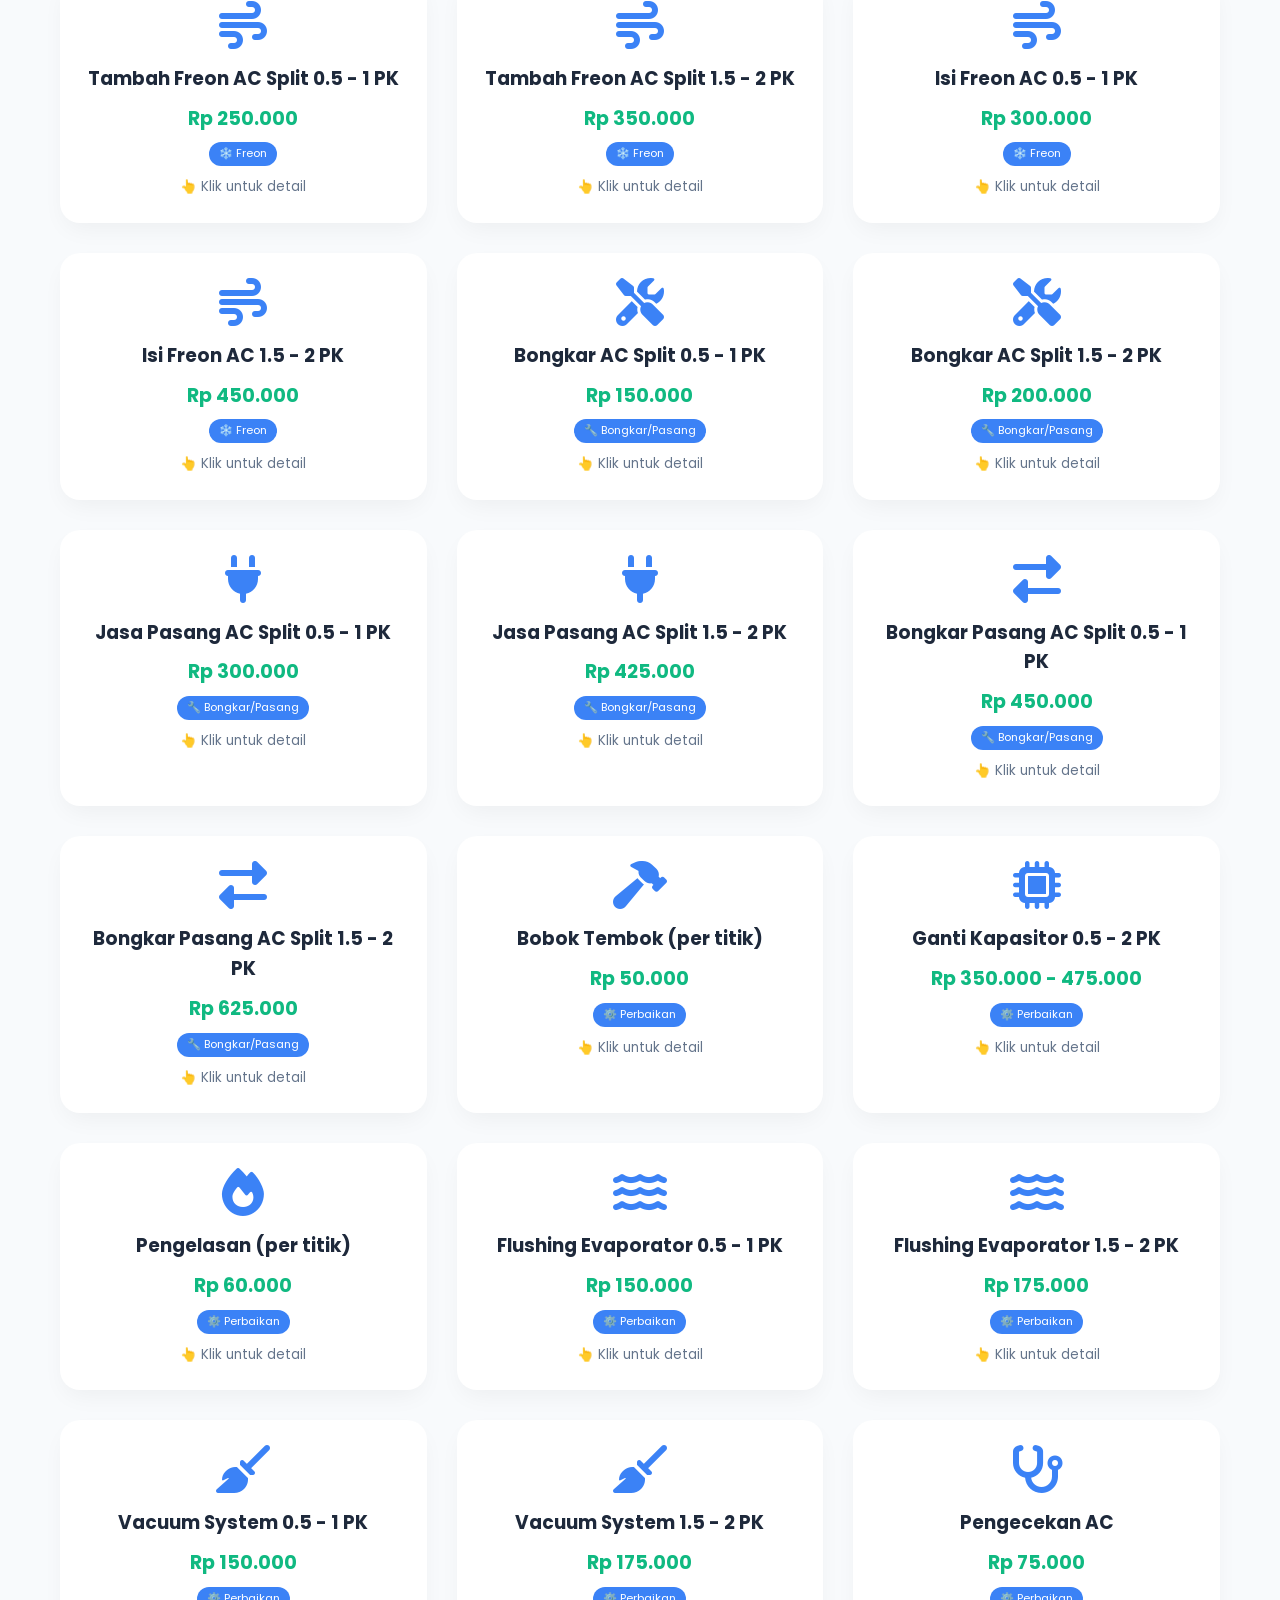
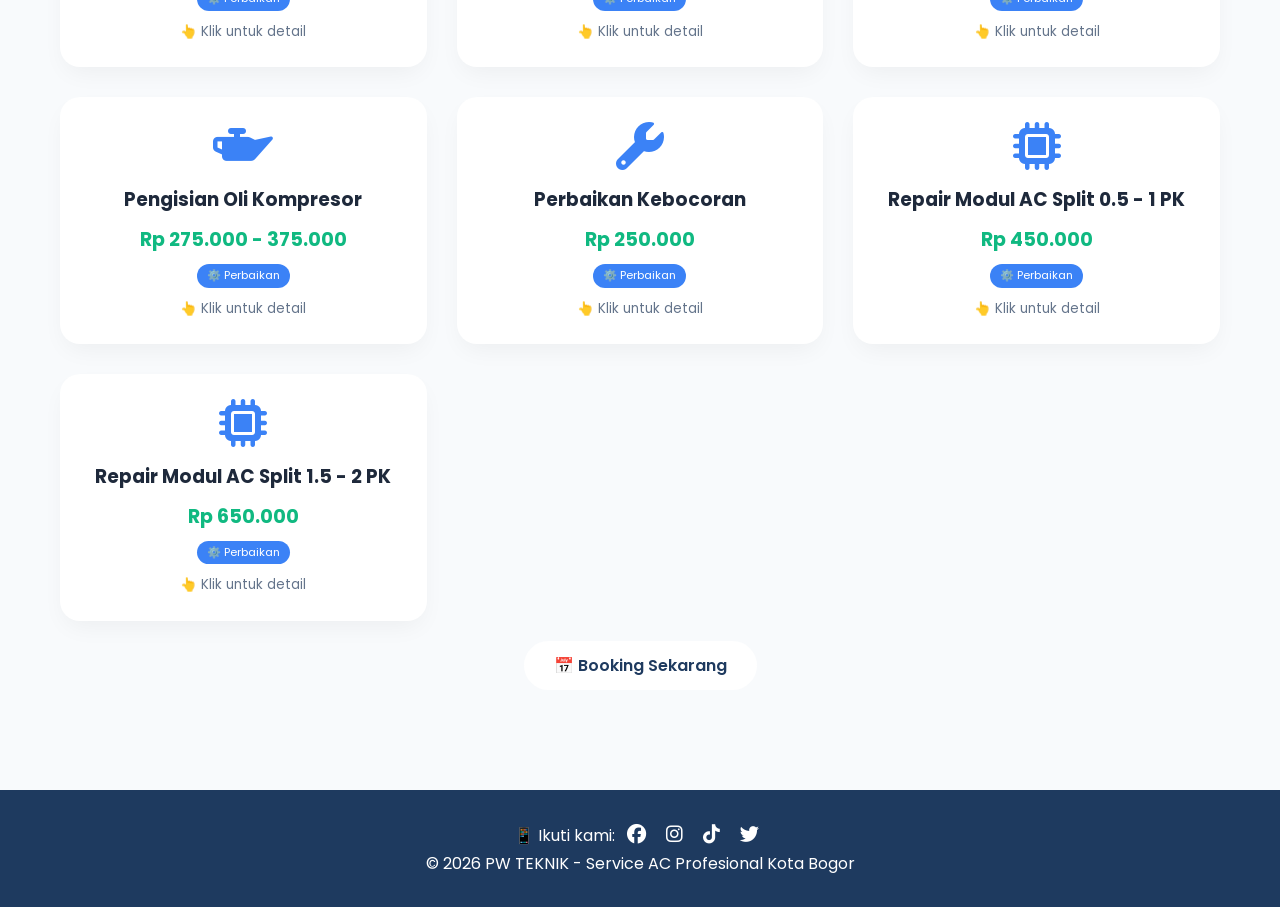
<file: layanan.html>
<!DOCTYPE html>
<html lang="id">
<head>
    <meta charset="UTF-8">
    <meta name="viewport" content="width=device-width, initial-scale=1.0, maximum-scale=1.0, user-scalable=yes">
    <title>Layanan Service AC - PW TEKNIK</title>
    <meta name="description" content="Daftar lengkap layanan service AC: cuci AC, isi freon, bongkar pasang, perbaikan bocor. Harga terjangkau di Kota Bogor.">
    <meta name="keywords" content="layanan AC Bogor, cuci AC, isi freon, bongkar pasang AC, service AC Bogor">
    
    <!-- Favicon -->
    <link rel="icon" type="image/jpeg" href="assets/logo.jpeg">
    <link rel="shortcut icon" href="assets/logo.jpeg" type="image/x-icon">
    
    <link href="https://fonts.googleapis.com/css2?family=Poppins:wght@300;400;500;600;700;800&display=swap" rel="stylesheet">
    <link rel="stylesheet" href="https://cdnjs.cloudflare.com/ajax/libs/font-awesome/6.5.1/css/all.min.css">
    <link rel="stylesheet" href="css/style.css">
</head>
<body>

<nav class="navbar">
    <div class="nav-container">
        <a href="index.html" class="logo">
            <img src="assets/logo.jpeg" alt="Logo PW TEKNIK" style="height: 45px; vertical-align: middle; border-radius: 10px;">
            <span>PW TEKNIK</span>
        </a>
        <div class="menu-toggle" id="menuToggle">
            <i class="fas fa-bars"></i>
        </div>
        <ul class="nav-menu" id="navMenu">
            <li><a href="index.html">🏠 Beranda</a></li>
            <li><a href="layanan.html" class="active">🔧 Layanan</a></li>
            <!-- <li><a href="portfolio.html">📸 Portfolio</a></li> -->
            <li><a href="tentang.html">👤 Tentang Kami</a></li>
            <li><a href="testimoni.html">⭐ Testimoni</a></li>
            <li><a href="faq.html">❓ FAQ</a></li>
            <li><a href="kontak.html">📞 Kontak</a></li>
        </ul>
    </div>
</nav>

<section class="section">
    <div class="container">
        <h2 class="section-title">🔧 Daftar Layanan & Harga</h2>
        <p style="text-align: center; margin-bottom: 20px;">✨ Klik card layanan untuk melihat detail harga ✨</p>
        
        <!-- Filter Kategori dengan GAMBAR -->
        <div class="filter-buttons">
            <button class="filter-btn active" data-filter="all">
                <img src="assets/Service ac bogor 1.jpg" alt="Semua" onerror="this.src='https://placehold.co/80x80?text=📋'">
                <span>Semua</span>
            </button>
            <button class="filter-btn" data-filter="cuci">
                <img src="assets/Service ac bogor 2.jpg" alt="Cuci AC" onerror="this.src='https://placehold.co/80x80?text=🧼'">
                <span>Cuci AC</span>
            </button>
            <button class="filter-btn" data-filter="freon">
                <img src="assets/Service ac bogor 3.jpg" alt="Freon" onerror="this.src='https://placehold.co/80x80?text=❄️'">
                <span>Freon</span>
            </button>
            <button class="filter-btn" data-filter="bongkar">
                <img src="assets/Service ac bogor 4.jpg" alt="Bongkar/Pasang" onerror="this.src='https://placehold.co/80x80?text=🔧'">
                <span>Bongkar/Pasang</span>
            </button>
            <button class="filter-btn" data-filter="perbaikan">
                <img src="assets/Service ac bogor 5.jpg" alt="Perbaikan" onerror="this.src='https://placehold.co/80x80?text=⚙️'">
                <span>Perbaikan</span>
            </button>
        </div>
        
        <div class="grid-3" id="servicesList">
            <!-- Akan diisi JavaScript -->
        </div>
        
        <div class="text-center mt-20">
            <a href="kontak.html" class="btn btn-primary">📅 Booking Sekarang</a>
        </div>
    </div>
</section>

<!-- Modal Popup untuk detail harga -->
<div id="priceModal" class="price-modal">
    <div class="price-modal-content">
        <span class="price-modal-close">&times;</span>
        <div class="price-modal-icon" id="modalIcon">🧼</div>
        <h3 id="modalTitle">Cuci AC</h3>
        <div class="price-modal-price" id="modalPrice">Rp 100.000</div>
        <p id="modalDescription">Silakan booking melalui halaman kontak untuk mendapatkan layanan terbaik dari kami.</p>
        <a href="kontak.html" class="btn btn-primary" style="margin-top: 20px;">📞 Booking Sekarang</a>
    </div>
</div>

<footer class="footer">
    <div class="container">
        <p>📱 Ikuti kami: 
            <a href="#"><i class="fab fa-facebook"></i></a>
            <a href="#"><i class="fab fa-instagram"></i></a>
            <a href="#"><i class="fab fa-tiktok"></i></a>
            <a href="#"><i class="fab fa-twitter"></i></a>
        </p>
        <p>© 2026 PW TEKNIK - Service AC Profesional Kota Bogor</p>
    </div>
</footer>

<script>
    // ========== DATA LAYANAN (26 Layanan) ==========
    const services = [
        // CUCI AC (6 Layanan)
        { name: "Cuci AC Split 0.5 - 1 PK", price: "Rp 85.000", priceNumber: 85000, category: "cuci", icon: "fa-snowplow", emoji: "🧼", description: "Layanan cuci AC untuk AC Split ukuran 0.5 PK hingga 1 PK. Meliputi pembongkaran, pencucian indoor & outdoor, hingga pemasangan kembali. Termasuk pengecekan kelistrikan." },
        { name: "Cuci AC Split Inverter 0.5 - 1 PK", price: "Rp 100.000", priceNumber: 100000, category: "cuci", icon: "fa-snowplow", emoji: "🧼", description: "Layanan cuci AC khusus untuk AC Split Inverter ukuran 0.5 PK hingga 1 PK. Penanganan khusus untuk teknologi inverter dengan prosedur yang tepat." },
        { name: "Cuci AC Split 1.5 - 2 PK", price: "Rp 125.000", priceNumber: 125000, category: "cuci", icon: "fa-snowplow", emoji: "🧼", description: "Layanan cuci AC untuk AC Split ukuran 1.5 PK hingga 2 PK. Meliputi pembongkaran, pencucian indoor & outdoor, hingga pemasangan kembali." },
        { name: "Cuci AC Split Inverter 1.5 - 2 PK", price: "Rp 150.000", priceNumber: 150000, category: "cuci", icon: "fa-snowplow", emoji: "🧼", description: "Layanan cuci AC khusus untuk AC Split Inverter ukuran 1.5 PK hingga 2 PK. Penanganan khusus untuk teknologi inverter." },
        { name: "Cuci AC Standing Floor", price: "Rp 750.000", priceNumber: 750000, category: "cuci", icon: "fa-building", emoji: "🏢", description: "Layanan cuci untuk AC Standing Floor (AC lantai). Pembersihan menyeluruh pada unit indoor dan outdoor. Cocok untuk ruangan besar." },
        { name: "Cuci AC Cassette", price: "Rp 850.000", priceNumber: 850000, category: "cuci", icon: "fa-border-all", emoji: "📦", description: "Layanan cuci untuk AC Cassette (AC plafon). Pembersihan menyeluruh pada 4 sisi unit. Cocok untuk ruangan besar seperti kantor atau toko." },
        
        // FREON (4 Layanan)
        { name: "Tambah Freon AC Split 0.5 - 1 PK", price: "Rp 250.000", priceNumber: 250000, category: "freon", icon: "fa-wind", emoji: "❄️", description: "Penambahan freon untuk AC Split ukuran 0.5-1 PK yang freon-nya berkurang. Dilakukan pengecekan tekanan terlebih dahulu." },
        { name: "Tambah Freon AC Split 1.5 - 2 PK", price: "Rp 350.000", priceNumber: 350000, category: "freon", icon: "fa-wind", emoji: "❄️", description: "Penambahan freon untuk AC Split ukuran 1.5-2 PK yang freon-nya berkurang. Dilakukan pengecekan tekanan terlebih dahulu." },
        { name: "Isi Freon AC 0.5 - 1 PK", price: "Rp 300.000", priceNumber: 300000, category: "freon", icon: "fa-wind", emoji: "❄️", description: "Pengisian freon dari kosong untuk AC ukuran 0.5-1 PK. Termasuk pengecekan kebocoran sistem." },
        { name: "Isi Freon AC 1.5 - 2 PK", price: "Rp 450.000", priceNumber: 450000, category: "freon", icon: "fa-wind", emoji: "❄️", description: "Pengisian freon dari kosong untuk AC ukuran 1.5-2 PK. Termasuk pengecekan kebocoran sistem." },
        
        // BONGKAR PASANG (6 Layanan)
        { name: "Bongkar AC Split 0.5 - 1 PK", price: "Rp 150.000", priceNumber: 150000, category: "bongkar", icon: "fa-tools", emoji: "🔧", description: "Jasa bongkar AC Split ukuran 0.5-1 PK dari lokasi lama. Tidak termasuk pemasangan. Freon akan ditampung sementara." },
        { name: "Bongkar AC Split 1.5 - 2 PK", price: "Rp 200.000", priceNumber: 200000, category: "bongkar", icon: "fa-tools", emoji: "🔧", description: "Jasa bongkar AC Split ukuran 1.5-2 PK dari lokasi lama. Tidak termasuk pemasangan." },
        { name: "Jasa Pasang AC Split 0.5 - 1 PK", price: "Rp 300.000", priceNumber: 300000, category: "bongkar", icon: "fa-plug", emoji: "🔌", description: "Jasa pemasangan AC Split baru ukuran 0.5-1 PK. Termasuk bracket standar, pengecekan, dan vacuum." },
        { name: "Jasa Pasang AC Split 1.5 - 2 PK", price: "Rp 425.000", priceNumber: 425000, category: "bongkar", icon: "fa-plug", emoji: "🔌", description: "Jasa pemasangan AC Split baru ukuran 1.5-2 PK. Termasuk bracket standar, pengecekan, dan vacuum." },
        { name: "Bongkar Pasang AC Split 0.5 - 1 PK", price: "Rp 450.000", priceNumber: 450000, category: "bongkar", icon: "fa-exchange-alt", emoji: "🔄", description: "Jasa bongkar dari lokasi lama dan pasang kembali di lokasi baru untuk AC 0.5-1 PK. Termasuk pengecekan freon." },
        { name: "Bongkar Pasang AC Split 1.5 - 2 PK", price: "Rp 625.000", priceNumber: 625000, category: "bongkar", icon: "fa-exchange-alt", emoji: "🔄", description: "Jasa bongkar dari lokasi lama dan pasang kembali di lokasi baru untuk AC 1.5-2 PK. Termasuk pengecekan freon." },
        
        // PERBAIKAN & LAINNYA (10 Layanan)
        { name: "Bobok Tembok (per titik)", price: "Rp 50.000", priceNumber: 50000, category: "perbaikan", icon: "fa-hammer", emoji: "🔨", description: "Jasa bobok tembok untuk jalur pipa AC per titik. Sudah termasuk pengecoran kembali." },
        { name: "Ganti Kapasitor 0.5 - 2 PK", price: "Rp 350.000 - 475.000", priceNumber: null, category: "perbaikan", icon: "fa-microchip", emoji: "⚡", description: "Penggantian kapasitor AC. Harga tergantung jenis dan ukuran kapasitor. Konsultasikan dengan teknisi." },
        { name: "Pengelasan (per titik)", price: "Rp 60.000", priceNumber: 60000, category: "perbaikan", icon: "fa-fire", emoji: "🔥", description: "Jasa pengelasan pada pipa AC atau komponen lain per titik kebocoran. Hasil rapi dan anti bocor." },
        { name: "Flushing Evaporator 0.5 - 1 PK", price: "Rp 150.000", priceNumber: 150000, category: "perbaikan", icon: "fa-water", emoji: "💧", description: "Pembersihan menyeluruh pada evaporator AC ukuran 0.5-1 PK menggunakan cairan khusus untuk hasil maksimal." },
        { name: "Flushing Evaporator 1.5 - 2 PK", price: "Rp 175.000", priceNumber: 175000, category: "perbaikan", icon: "fa-water", emoji: "💧", description: "Pembersihan menyeluruh pada evaporator AC ukuran 1.5-2 PK menggunakan cairan khusus." },
        { name: "Vacuum System 0.5 - 1 PK", price: "Rp 150.000", priceNumber: 150000, category: "perbaikan", icon: "fa-broom", emoji: "🧹", description: "Proses vacuum pada sistem AC untuk menghilangkan uap air dan udara. Meningkatkan performa AC." },
        { name: "Vacuum System 1.5 - 2 PK", price: "Rp 175.000", priceNumber: 175000, category: "perbaikan", icon: "fa-broom", emoji: "🧹", description: "Proses vacuum pada sistem AC untuk menghilangkan uap air dan udara." },
        { name: "Pengecekan AC", price: "Rp 75.000", priceNumber: 75000, category: "perbaikan", icon: "fa-stethoscope", emoji: "🩺", description: "Pengecekan menyeluruh kondisi AC untuk mengetahui penyebab kerusakan. Termasuk konsultasi." },
        { name: "Pengisian Oli Kompresor", price: "Rp 275.000 - 375.000", priceNumber: null, category: "perbaikan", icon: "fa-oil-can", emoji: "🛢️", description: "Pengisian oli pada kompresor AC. Harga tergantung jenis oli dan ukuran kompresor." },
        { name: "Perbaikan Kebocoran", price: "Rp 250.000", priceNumber: 250000, category: "perbaikan", icon: "fa-wrench", emoji: "💧", description: "Perbaikan kebocoran pada pipa AC, sambungan, atau unit AC. Termasuk pengecekan kebocoran." },
        { name: "Repair Modul AC Split 0.5 - 1 PK", price: "Rp 450.000", priceNumber: 450000, category: "perbaikan", icon: "fa-microchip", emoji: "📟", description: "Perbaikan modul/pcb AC Split ukuran 0.5-1 PK yang bermasalah. Garansi 30 hari." },
        { name: "Repair Modul AC Split 1.5 - 2 PK", price: "Rp 650.000", priceNumber: 650000, category: "perbaikan", icon: "fa-microchip", emoji: "📟", description: "Perbaikan modul/pcb AC Split ukuran 1.5-2 PK yang bermasalah. Garansi 30 hari." }
    ];
    
    // ========== MOBILE MENU TOGGLE (LENGKAP - TUTUP OTOMATIS) ==========
    const menuToggle = document.getElementById('menuToggle');
    const navMenu = document.getElementById('navMenu');
    
    if (menuToggle && navMenu) {
        // Buka/tutup saat tombol diklik
        menuToggle.addEventListener('click', function(e) {
            e.stopPropagation();
            navMenu.classList.toggle('active');
        });
        
        // Tutup saat klik link di dalam menu
        const navLinks = document.querySelectorAll('.nav-menu a');
        navLinks.forEach(function(link) {
            link.addEventListener('click', function() {
                navMenu.classList.remove('active');
            });
        });
        
        // Tutup saat klik di luar menu
        document.addEventListener('click', function(event) {
            const isClickInsideMenu = navMenu.contains(event.target);
            const isClickOnToggle = menuToggle.contains(event.target);
            if (!isClickInsideMenu && !isClickOnToggle && navMenu.classList.contains('active')) {
                navMenu.classList.remove('active');
            }
        });
        
        // Tutup saat scroll
        window.addEventListener('scroll', function() {
            if (navMenu.classList.contains('active')) {
                navMenu.classList.remove('active');
            }
        });
        
        // Tutup saat resize (dari mobile ke desktop)
        window.addEventListener('resize', function() {
            if (window.innerWidth > 768 && navMenu.classList.contains('active')) {
                navMenu.classList.remove('active');
            }
        });
    }
    
    // ========== TAMPILKAN LAYANAN ==========
    const servicesList = document.getElementById('servicesList');
    let currentFilter = 'all';
    
    function getCategoryName(cat) {
        const names = {
            cuci: '🧼 Cuci AC',
            freon: '❄️ Freon',
            bongkar: '🔧 Bongkar/Pasang',
            perbaikan: '⚙️ Perbaikan'
        };
        return names[cat] || '📋 Layanan';
    }
    
    function displayServices(filter) {
        if (!servicesList) return;
        servicesList.innerHTML = '';
        const filteredServices = filter === 'all' ? services : services.filter(s => s.category === filter);
        
        filteredServices.forEach((service, idx) => {
            const originalIndex = services.indexOf(service);
            servicesList.innerHTML += `
                <div class="card text-center service-card-clickable" data-service-index="${originalIndex}">
                    <i class="fas ${service.icon}" style="font-size: 3rem; color: var(--secondary);"></i>
                    <h3>${service.name}</h3>
                    <p style="color: var(--accent); font-weight: bold; font-size: 1.2rem;">${service.price}</p>
                    <span class="service-badge">${getCategoryName(service.category)}</span>
                    <small style="color: var(--gray); display: block; margin-top: 10px;">👆 Klik untuk detail</small>
                </div>
            `;
        });
        
        document.querySelectorAll('.service-card-clickable').forEach(card => {
            card.addEventListener('click', () => {
                const index = card.dataset.serviceIndex;
                openModal(services[index]);
            });
        });
    }
    
    // Filter buttons
    const filterBtns = document.querySelectorAll('.filter-btn');
    filterBtns.forEach(btn => {
        btn.addEventListener('click', () => {
            filterBtns.forEach(b => b.classList.remove('active'));
            btn.classList.add('active');
            currentFilter = btn.dataset.filter;
            displayServices(currentFilter);
        });
    });
    
    displayServices('all');
    
    // ========== MODAL POPUP ==========
    const modal = document.getElementById('priceModal');
    const modalClose = document.querySelector('.price-modal-close');
    const modalIcon = document.getElementById('modalIcon');
    const modalTitle = document.getElementById('modalTitle');
    const modalPrice = document.getElementById('modalPrice');
    const modalDescription = document.getElementById('modalDescription');
    
    function openModal(service) {
        if (!modal) return;
        modalIcon.textContent = service.emoji;
        modalTitle.textContent = service.name;
        modalPrice.textContent = service.price;
        modalDescription.textContent = service.description;
        modal.style.display = 'flex';
        document.body.style.overflow = 'hidden';
    }
    
    function closeModal() {
        if (!modal) return;
        modal.style.display = 'none';
        document.body.style.overflow = 'auto';
    }
    
    if (modalClose) modalClose.addEventListener('click', closeModal);
    if (modal) {
        modal.addEventListener('click', (e) => {
            if (e.target === modal) closeModal();
        });
    }
    
    document.addEventListener('keydown', (e) => {
        if (e.key === 'Escape' && modal && modal.style.display === 'flex') {
            closeModal();
        }
    });
</script>
</body>
</html>
</file>
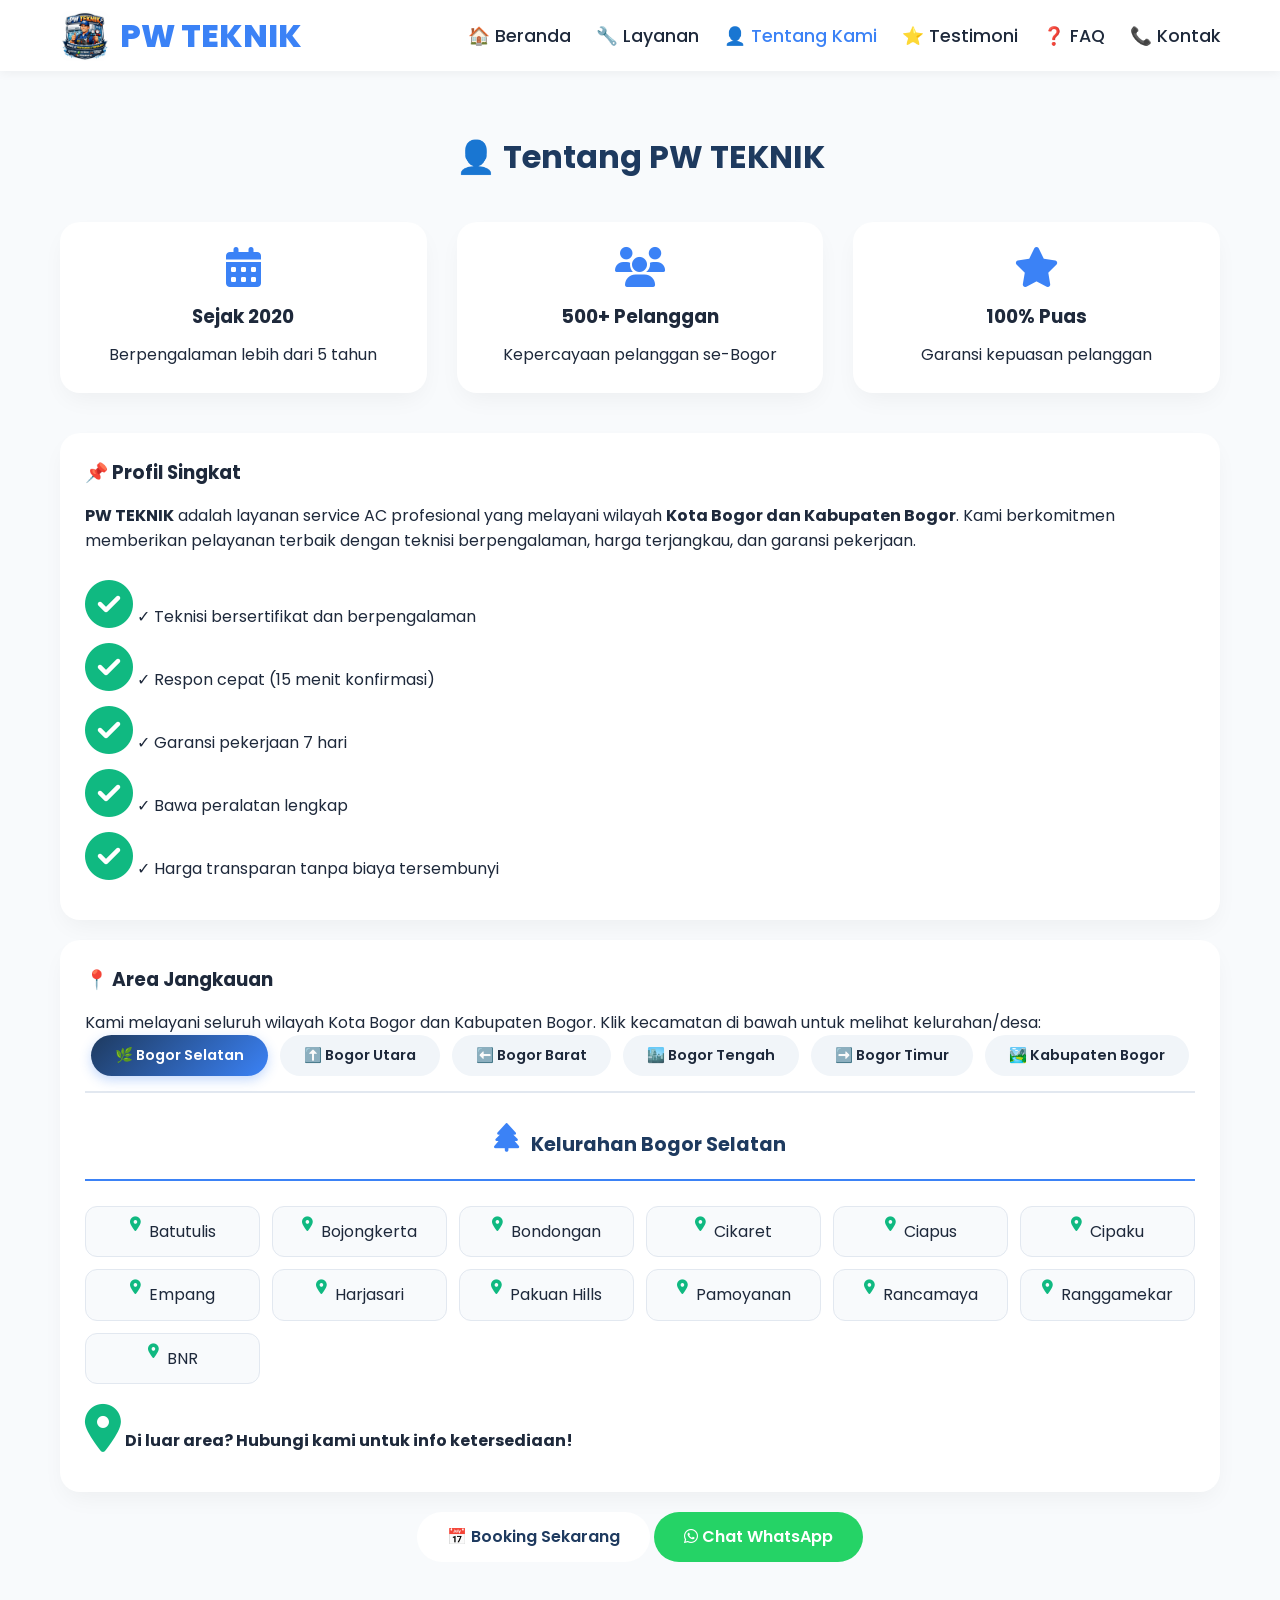
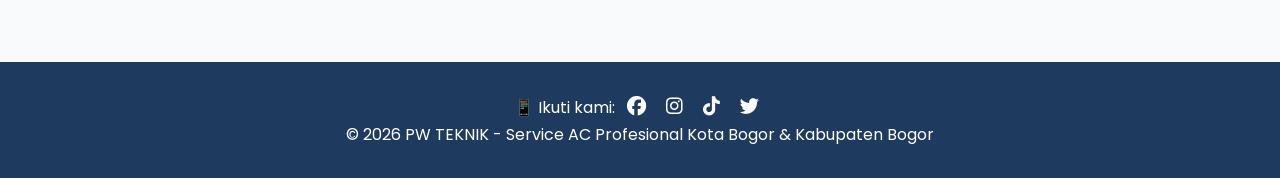
<file: tentang.html>
<!DOCTYPE html>
<html lang="id">
<head>
    <meta charset="UTF-8">
    <meta name="viewport" content="width=device-width, initial-scale=1.0">
    <title>Tentang PW TEKNIK - Profil & Area Jangkauan</title>
    <meta name="description" content="PW TEKNIK melayani service AC di seluruh Kota Bogor dan Kabupaten Bogor. Teknisi berpengalaman, Garansi 30 hari. Cek area jangkauan kami per kecamatan.">
    <link href="https://fonts.googleapis.com/css2?family=Poppins:wght@300;400;500;600;700;800&display=swap" rel="stylesheet">
    <link rel="stylesheet" href="https://cdnjs.cloudflare.com/ajax/libs/font-awesome/6.5.1/css/all.min.css">
    <link rel="stylesheet" href="css/style.css">
</head>
<body>

<nav class="navbar">
    <div class="nav-container">
        <a href="index.html" class="logo">
            <img src="assets/logo.jpeg" alt="Logo PW TEKNIK">
            <span>PW TEKNIK</span>
        </a>
        <div class="menu-toggle" id="menuToggle">
            <i class="fas fa-bars"></i>
        </div>
        <ul class="nav-menu" id="navMenu">
            <li><a href="index.html">🏠 Beranda</a></li>
            <li><a href="layanan.html">🔧 Layanan</a></li>
            <!-- <li><a href="portfolio.html">📸 Portfolio</a></li> -->
            <li><a href="tentang.html" class="active">👤 Tentang Kami</a></li>
            <li><a href="testimoni.html">⭐ Testimoni</a></li>
            <li><a href="faq.html">❓ FAQ</a></li>
            <li><a href="kontak.html">📞 Kontak</a></li>
        </ul>
    </div>
</nav>

<section class="section">
    <div class="container">
        <h2 class="section-title">👤 Tentang PW TEKNIK</h2>
        
        <div class="grid-3" style="margin-bottom: 40px;">
            <div class="card text-center">
                <i class="fas fa-calendar-alt" style="font-size: 2.5rem; color: var(--secondary);"></i>
                <h3>Sejak 2020</h3>
                <p>Berpengalaman lebih dari 5 tahun</p>
            </div>
            <div class="card text-center">
                <i class="fas fa-users" style="font-size: 2.5rem; color: var(--secondary);"></i>
                <h3>500+ Pelanggan</h3>
                <p>Kepercayaan pelanggan se-Bogor</p>
            </div>
            <div class="card text-center">
                <i class="fas fa-star" style="font-size: 2.5rem; color: var(--secondary);"></i>
                <h3>100% Puas</h3>
                <p>Garansi kepuasan pelanggan</p>
            </div>
        </div>
        
        <div class="card">
            <h3 style="margin-bottom: 15px;">📌 Profil Singkat</h3>
            <p><strong>PW TEKNIK</strong> adalah layanan service AC profesional yang melayani wilayah <strong>Kota Bogor dan Kabupaten Bogor</strong>. Kami berkomitmen memberikan pelayanan terbaik dengan teknisi berpengalaman, harga terjangkau, dan garansi pekerjaan.</p>
            <br>
            <ul style="list-style: none;">
                <li><i class="fas fa-check-circle" style="color: var(--accent);"></i> ✓ Teknisi bersertifikat dan berpengalaman</li>
                <li><i class="fas fa-check-circle" style="color: var(--accent);"></i> ✓ Respon cepat (15 menit konfirmasi)</li>
                <li><i class="fas fa-check-circle" style="color: var(--accent);"></i> ✓ Garansi pekerjaan 7 hari</li>
                <li><i class="fas fa-check-circle" style="color: var(--accent);"></i> ✓ Bawa peralatan lengkap</li>
                <li><i class="fas fa-check-circle" style="color: var(--accent);"></i> ✓ Harga transparan tanpa biaya tersembunyi</li>
            </ul>
        </div>
        
        <div class="card mt-20">
            <h3 style="margin-bottom: 15px;">📍 Area Jangkauan</h3>
            <p>Kami melayani seluruh wilayah Kota Bogor dan Kabupaten Bogor. Klik kecamatan di bawah untuk melihat kelurahan/desa:</p>
            
            <!-- Tabs Kecamatan -->
            <div class="kecamatan-tabs" id="kecamatanTabs">
                <button class="kecamatan-tab active" data-kecamatan="selatan">🌿 Bogor Selatan</button>
                <button class="kecamatan-tab" data-kecamatan="utara">⬆️ Bogor Utara</button>
                <button class="kecamatan-tab" data-kecamatan="barat">⬅️ Bogor Barat</button>
                <button class="kecamatan-tab" data-kecamatan="tengah">🏙️ Bogor Tengah</button>
                <button class="kecamatan-tab" data-kecamatan="timur">➡️ Bogor Timur</button>
                <button class="kecamatan-tab" data-kecamatan="kabupaten">🏞️ Kabupaten Bogor</button>
            </div>
            
            <!-- Panel Kelurahan per Kecamatan -->
            <div id="kelurahanPanels">
                
                <!-- BOGOR SELATAN -->
                <div class="kelurahan-panel active-panel" data-panel="selatan">
                    <div class="kecamatan-header">
                        <i class="fas fa-tree"></i>
                        <h4>Kelurahan Bogor Selatan</h4>
                    </div>
                    <div class="kelurahan-grid">
                        <div class="kelurahan-item"><i class="fas fa-location-dot"></i> Batutulis</div>
                        <div class="kelurahan-item"><i class="fas fa-location-dot"></i> Bojongkerta</div>
                        <div class="kelurahan-item"><i class="fas fa-location-dot"></i> Bondongan</div>
                        <div class="kelurahan-item"><i class="fas fa-location-dot"></i> Cikaret</div>
                        <div class="kelurahan-item"><i class="fas fa-location-dot"></i> Ciapus</div>
                        <div class="kelurahan-item"><i class="fas fa-location-dot"></i> Cipaku</div>
                        <div class="kelurahan-item"><i class="fas fa-location-dot"></i> Empang</div>
                        <div class="kelurahan-item"><i class="fas fa-location-dot"></i> Harjasari</div>
                        <div class="kelurahan-item"><i class="fas fa-location-dot"></i> Pakuan Hills</div>
                        <div class="kelurahan-item"><i class="fas fa-location-dot"></i> Pamoyanan</div>
                        <div class="kelurahan-item"><i class="fas fa-location-dot"></i> Rancamaya</div>
                        <div class="kelurahan-item"><i class="fas fa-location-dot"></i> Ranggamekar</div>
                        <div class="kelurahan-item"><i class="fas fa-location-dot"></i> BNR</div>
                    </div>
                </div>
                
                <!-- BOGOR UTARA -->
                <div class="kelurahan-panel" data-panel="utara">
                    <div class="kecamatan-header">
                        <i class="fas fa-mountain"></i>
                        <h4>Kelurahan Bogor Utara</h4>
                    </div>
                    <div class="kelurahan-grid">
                        <div class="kelurahan-item"><i class="fas fa-location-dot"></i> Bantarjati</div>
                        <div class="kelurahan-item"><i class="fas fa-location-dot"></i> Cibuluh</div>
                        <div class="kelurahan-item"><i class="fas fa-location-dot"></i> Ciluar</div>
                        <div class="kelurahan-item"><i class="fas fa-location-dot"></i> Tanah Baru</div>
                        <div class="kelurahan-item"><i class="fas fa-location-dot"></i> Bangbarung</div>
                        <div class="kelurahan-item"><i class="fas fa-location-dot"></i> Baranangsiang</div>
                        <div class="kelurahan-item"><i class="fas fa-location-dot"></i> Katulampa</div>
                        <div class="kelurahan-item"><i class="fas fa-location-dot"></i> Sindangrasa</div>
                        <div class="kelurahan-item"><i class="fas fa-location-dot"></i> Sindangsari</div>
                        <div class="kelurahan-item"><i class="fas fa-location-dot"></i> Sukasari</div>
                        <div class="kelurahan-item"><i class="fas fa-location-dot"></i> Tajur</div>
                    </div>
                </div>
                
                <!-- BOGOR BARAT -->
                <div class="kelurahan-panel" data-panel="barat">
                    <div class="kecamatan-header">
                        <i class="fas fa-water"></i>
                        <h4>Kelurahan Bogor Barat</h4>
                    </div>
                    <div class="kelurahan-grid">
                        <div class="kelurahan-item"><i class="fas fa-location-dot"></i> Loji</div>
                        <div class="kelurahan-item"><i class="fas fa-location-dot"></i> Gunung Batu</div>
                        <div class="kelurahan-item"><i class="fas fa-location-dot"></i> Pasir Jaya</div>
                        <div class="kelurahan-item"><i class="fas fa-location-dot"></i> Pasir Mulya</div>
                        <div class="kelurahan-item"><i class="fas fa-location-dot"></i> Sindang Barang</div>
                        <div class="kelurahan-item"><i class="fas fa-location-dot"></i> Bubulak</div>
                        <div class="kelurahan-item"><i class="fas fa-location-dot"></i> Cilendek</div>
                        <div class="kelurahan-item"><i class="fas fa-location-dot"></i> Curug</div>
                        <div class="kelurahan-item"><i class="fas fa-location-dot"></i> Margajaya</div>
                        <div class="kelurahan-item"><i class="fas fa-location-dot"></i> Pasir Kuda</div>
                        <div class="kelurahan-item"><i class="fas fa-location-dot"></i> Semplak</div>
                        <div class="kelurahan-item"><i class="fas fa-location-dot"></i> Situ Gede</div>
                    </div>
                </div>
                
                <!-- BOGOR TENGAH -->
                <div class="kelurahan-panel" data-panel="tengah">
                    <div class="kecamatan-header">
                        <i class="fas fa-city"></i>
                        <h4>Kelurahan Bogor Tengah</h4>
                    </div>
                    <div class="kelurahan-grid">
                        <div class="kelurahan-item"><i class="fas fa-location-dot"></i> Sempur</div>
                        <div class="kelurahan-item"><i class="fas fa-location-dot"></i> Paledang</div>
                        <div class="kelurahan-item"><i class="fas fa-location-dot"></i> Ciwaringin</div>
                        <div class="kelurahan-item"><i class="fas fa-location-dot"></i> Pabaton</div>
                        <div class="kelurahan-item"><i class="fas fa-location-dot"></i> Babakan</div>
                        <div class="kelurahan-item"><i class="fas fa-location-dot"></i> Cibogor</div>
                    </div>
                </div>
                
                <!-- BOGOR TIMUR -->
                <div class="kelurahan-panel" data-panel="timur">
                    <div class="kecamatan-header">
                        <i class="fas fa-church"></i>
                        <h4>Kelurahan Bogor Timur</h4>
                    </div>
                    <div class="kelurahan-grid">
                        <div class="kelurahan-item"><i class="fas fa-location-dot"></i> Baranangsiang</div>
                        <div class="kelurahan-item"><i class="fas fa-location-dot"></i> Katulampa</div>
                        <div class="kelurahan-item"><i class="fas fa-location-dot"></i> Sindangrasa</div>
                        <div class="kelurahan-item"><i class="fas fa-location-dot"></i> Sindangsari</div>
                        <div class="kelurahan-item"><i class="fas fa-location-dot"></i> Sukasari</div>
                        <div class="kelurahan-item"><i class="fas fa-location-dot"></i> Tajur</div>
                        <div class="kelurahan-item"><i class="fas fa-location-dot"></i> Tanah Sareal</div>
                    </div>
                </div>
                
                <!-- KABUPATEN BOGOR -->
                <div class="kelurahan-panel" data-panel="kabupaten">
                    <div class="kecamatan-header">
                        <i class="fas fa-mountain-sun"></i>
                        <h4>Wilayah Kabupaten Bogor</h4>
                    </div>
                    <div class="kelurahan-grid">
                        <div class="kelurahan-item"><i class="fas fa-location-dot"></i> Bojong Koneng</div>
                        <div class="kelurahan-item"><i class="fas fa-location-dot"></i> Bukit Cimanggu</div>
                        <div class="kelurahan-item"><i class="fas fa-location-dot"></i> Cibinong</div>
                        <div class="kelurahan-item"><i class="fas fa-location-dot"></i> Ciheleut</div>
                        <div class="kelurahan-item"><i class="fas fa-location-dot"></i> Cilebut</div>
                        <div class="kelurahan-item"><i class="fas fa-location-dot"></i> Cimanggu City</div>
                        <div class="kelurahan-item"><i class="fas fa-location-dot"></i> Citereup</div>
                        <div class="kelurahan-item"><i class="fas fa-location-dot"></i> Jambu Dua Bogor</div>
                        <div class="kelurahan-item"><i class="fas fa-location-dot"></i> Kebon Pedes</div>
                        <div class="kelurahan-item"><i class="fas fa-location-dot"></i> Laladon</div>
                        <div class="kelurahan-item"><i class="fas fa-location-dot"></i> Bubulak</div>
                        <div class="kelurahan-item"><i class="fas fa-location-dot"></i> Gadog</div>
                        <div class="kelurahan-item"><i class="fas fa-location-dot"></i> Cifor</div>
                        <div class="kelurahan-item"><i class="fas fa-location-dot"></i> Cijunjung</div>
                        <div class="kelurahan-item"><i class="fas fa-location-dot"></i> Cinangneng</div>
                        <div class="kelurahan-item"><i class="fas fa-location-dot"></i> Danau Bogor Raya</div>
                        <div class="kelurahan-item"><i class="fas fa-location-dot"></i> Dramaga</div>
                        <div class="kelurahan-item"><i class="fas fa-location-dot"></i> Kemang</div>
                        <div class="kelurahan-item"><i class="fas fa-location-dot"></i> Mancur</div>
                    </div>
                </div>
                
            </div>
            
            <p class="mt-20"><i class="fas fa-map-marker-alt" style="color: var(--accent);"></i> <strong>Di luar area? Hubungi kami untuk info ketersediaan!</strong></p>
        </div>
        
        <div class="text-center mt-20">
            <a href="kontak.html" class="btn btn-primary">📅 Booking Sekarang</a>
            <a href="https://wa.me/6281234567890" class="btn btn-wa"><i class="fab fa-whatsapp"></i> Chat WhatsApp</a>
        </div>
    </div>
</section>

<footer class="footer">
    <div class="container">
        <p>📱 Ikuti kami: 
            <a href="#"><i class="fab fa-facebook"></i></a>
            <a href="#"><i class="fab fa-instagram"></i></a>
            <a href="#"><i class="fab fa-tiktok"></i></a>
            <a href="#"><i class="fab fa-twitter"></i></a>
        </p>
        <p>© 2026 PW TEKNIK - Service AC Profesional Kota Bogor & Kabupaten Bogor</p>
    </div>
</footer>

<script src="js/main.js"></script>
</body>
</html>
</file>
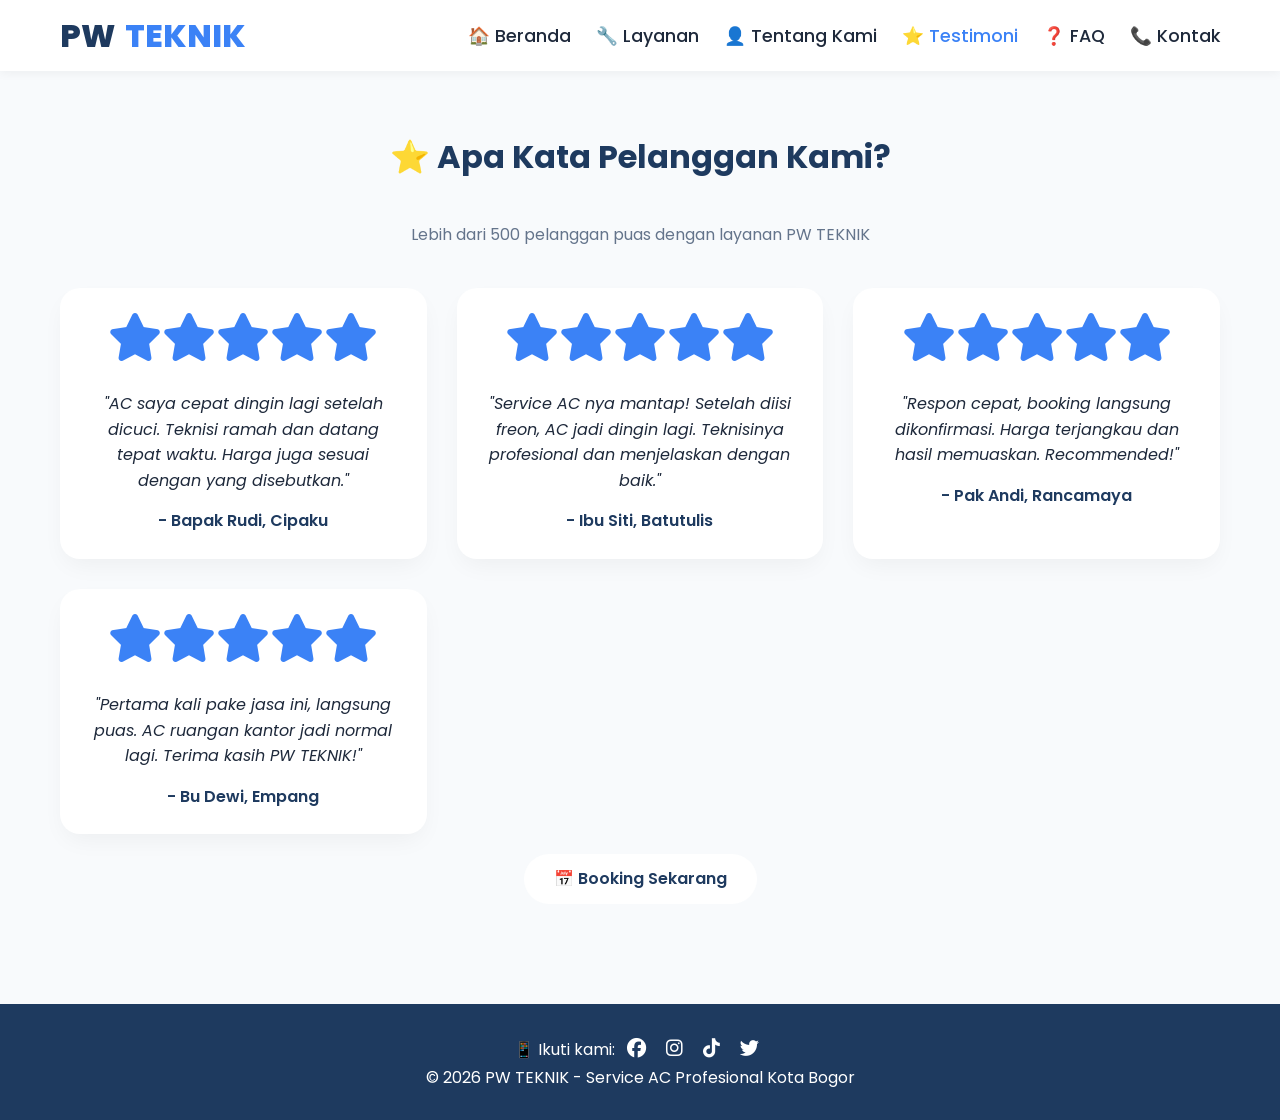
<file: testimoni.html>
<!DOCTYPE html>
<html lang="id">
<head>
    <meta charset="UTF-8">
    <meta name="viewport" content="width=device-width, initial-scale=1.0">
    <title>Testimoni Pelanggan - PW TEKNIK</title>
    <meta name="description" content="Lihat review dan testimoni pelanggan PW TEKNIK. Service AC profesional di Kota Bogor dengan rating memuaskan.">
    <link href="https://fonts.googleapis.com/css2?family=Poppins:wght@300;400;500;600;700;800&display=swap" rel="stylesheet">
    <link rel="stylesheet" href="https://cdnjs.cloudflare.com/ajax/libs/font-awesome/6.5.1/css/all.min.css">
    <link rel="stylesheet" href="css/style.css">
</head>
<body>

<nav class="navbar">
    <div class="nav-container">
        <a href="index.html" class="logo">PW<span>TEKNIK</span></a>
        <div class="menu-toggle" id="menuToggle">
            <i class="fas fa-bars"></i>
        </div>
        <ul class="nav-menu" id="navMenu">
            <li><a href="index.html">🏠 Beranda</a></li>
            <li><a href="layanan.html">🔧 Layanan</a></li>
            <!-- <li><a href="portfolio.html">📸 Portfolio</a></li> -->
            <li><a href="tentang.html">👤 Tentang Kami</a></li>
            <li><a href="testimoni.html" class="active">⭐ Testimoni</a></li>
            <li><a href="faq.html">❓ FAQ</a></li>
            <li><a href="kontak.html">📞 Kontak</a></li>
        </ul>
    </div>
</nav>

<section class="section">
    <div class="container">
        <h2 class="section-title">⭐ Apa Kata Pelanggan Kami?</h2>
        <p class="section-subtitle">Lebih dari 500 pelanggan puas dengan layanan PW TEKNIK</p>
        
        <div class="grid-3">
            <div class="card testimoni-card">
                <div class="testimoni-stars">
                    <i class="fas fa-star"></i><i class="fas fa-star"></i><i class="fas fa-star"></i><i class="fas fa-star"></i><i class="fas fa-star"></i>
                </div>
                <p class="testimoni-text">"AC saya cepat dingin lagi setelah dicuci. Teknisi ramah dan datang tepat waktu. Harga juga sesuai dengan yang disebutkan."</p>
                <p class="testimoni-name">- Bapak Rudi, Cipaku</p>
            </div>
            
            <div class="card testimoni-card">
                <div class="testimoni-stars">
                    <i class="fas fa-star"></i><i class="fas fa-star"></i><i class="fas fa-star"></i><i class="fas fa-star"></i><i class="fas fa-star"></i>
                </div>
                <p class="testimoni-text">"Service AC nya mantap! Setelah diisi freon, AC jadi dingin lagi. Teknisinya profesional dan menjelaskan dengan baik."</p>
                <p class="testimoni-name">- Ibu Siti, Batutulis</p>
            </div>
            
            <div class="card testimoni-card">
                <div class="testimoni-stars">
                    <i class="fas fa-star"></i><i class="fas fa-star"></i><i class="fas fa-star"></i><i class="fas fa-star"></i><i class="fas fa-star"></i>
                </div>
                <p class="testimoni-text">"Respon cepat, booking langsung dikonfirmasi. Harga terjangkau dan hasil memuaskan. Recommended!"</p>
                <p class="testimoni-name">- Pak Andi, Rancamaya</p>
            </div>
            
            <div class="card testimoni-card">
                <div class="testimoni-stars">
                    <i class="fas fa-star"></i><i class="fas fa-star"></i><i class="fas fa-star"></i><i class="fas fa-star"></i><i class="fas fa-star"></i>
                </div>
                <p class="testimoni-text">"Pertama kali pake jasa ini, langsung puas. AC ruangan kantor jadi normal lagi. Terima kasih PW TEKNIK!"</p>
                <p class="testimoni-name">- Bu Dewi, Empang</p>
            </div>
        </div>
        
        <div class="text-center mt-20">
            <a href="kontak.html" class="btn btn-primary">📅 Booking Sekarang</a>
        </div>
    </div>
</section>

<footer class="footer">
    <div class="container">
        <p>📱 Ikuti kami: 
            <a href="#"><i class="fab fa-facebook"></i></a>
            <a href="#"><i class="fab fa-instagram"></i></a>
            <a href="#"><i class="fab fa-tiktok"></i></a>
            <a href="#"><i class="fab fa-twitter"></i></a>
        </p>
        <p>© 2026 PW TEKNIK - Service AC Profesional Kota Bogor</p>
    </div>
</footer>

<script src="js/main.js"></script>
</body>
</html>
</file>
<file: css/style.css>
/* ========== GLOBAL STYLES ========== */
* {
    margin: 0;
    padding: 0;
    box-sizing: border-box;
}

:root {
    --primary: #1E3A5F;
    --secondary: #3B82F6;
    --accent: #10B981;
    --bg-light: #F8FAFC;
    --text-dark: #1E293B;
    --white: #ffffff;
    --gray: #64748B;
    --danger: #EF4444;
    --warning: #F59E0B;
    --wa: #25D366;
}

body {
    font-family: 'Poppins', sans-serif;
    background-color: var(--bg-light);
    color: var(--text-dark);
    line-height: 1.6;
}

.container {
    max-width: 1200px;
    margin: 0 auto;
    padding: 0 20px;
}

/* ========== TYPOGRAPHY ========== */
.text-center { text-align: center; }
.mt-20 { margin-top: 20px; }
.mb-20 { margin-bottom: 20px; }
.text-primary { color: var(--primary); }
.text-secondary { color: var(--secondary); }
.bg-white { background: var(--white); }
.rounded-xl { border-radius: 16px; }

/* ========== NAVBAR (DIPERBAIKI) ========== */
.navbar {
    background: var(--white);
    box-shadow: 0 2px 10px rgba(0,0,0,0.05);
    position: sticky;
    top: 0;
    z-index: 1000;
}

.nav-container {
    display: flex;
    justify-content: space-between;
    align-items: center;
    padding: 10px 20px;
    max-width: 1200px;
    margin: 0 auto;
}

.logo {
    display: flex;
    align-items: center;
    gap: 10px;
    font-size: 2rem;
    font-weight: 800;
    color: var(--primary);
    text-decoration: none;
}

.logo img {
    height: 50px;
    border-radius: 10px;
}

.logo span {
    color: var(--secondary);
}

.nav-menu {
    display: flex;
    gap: 25px;
    list-style: none;
}

.nav-menu a {
    text-decoration: none;
    color: var(--text-dark);
    font-weight: 500;
    font-size: 1.1rem;
    transition: color 0.3s;
}

.nav-menu a:hover,
.nav-menu a.active {
    color: var(--secondary);
}

.menu-toggle {
    display: none;
    font-size: 1.8rem;
    cursor: pointer;
    color: var(--primary);
}

/* ========== RESPONSIVE NAVBAR (DIPERBAIKI) ========== */
@media (max-width: 768px) {
    .menu-toggle {
        display: block;
    }
    
    .nav-menu {
        position: fixed;
        top: 70px;
        left: -100%;
        width: 280px;
        height: calc(100vh - 70px);
        background: var(--white);
        flex-direction: column;
        gap: 0;
        transition: left 0.3s ease-in-out;
        box-shadow: 2px 0 15px rgba(0,0,0,0.1);
        z-index: 999;
        padding: 20px 0;
        overflow-y: auto;
    }
    
    .nav-menu.active {
        left: 0;
    }
    
    .nav-menu li {
        width: 100%;
    }
    
    .nav-menu a {
        display: block;
        padding: 12px 25px;
        width: 100%;
        border-bottom: 1px solid #e2e8f0;
    }
}

/* ========== SLIDER FULL WIDTH ========== */
.hero-slider-full {
    width: 100%;
    background-color: #000;
    position: relative;
}

.slider-container-full {
    position: relative;
    width: 100%;
    max-width: 100%;
    margin: 0 auto;
    overflow: hidden;
}

.slider-wrapper-full {
    position: relative;
    width: 100%;
    overflow: hidden;
}

.slides-full {
    display: flex;
    transition: transform 0.5s ease-in-out;
}

.slide-full {
    flex: 0 0 100%;
    position: relative;
}

.slide-full img {
    width: 100%;
    height: 280px;
    object-fit: cover;
    display: block;
}

.slider-btn-full {
    position: absolute;
    top: 50%;
    transform: translateY(-50%);
    background: rgba(0, 0, 0, 0.6);
    color: white;
    border: none;
    width: 40px;
    height: 40px;
    border-radius: 50%;
    cursor: pointer;
    font-size: 1.2rem;
    transition: all 0.3s ease;
    z-index: 10;
}

.slider-btn-full:hover {
    background: var(--secondary);
    transform: translateY(-50%) scale(1.05);
}

.btn-prev-full {
    left: 20px;
}

.btn-next-full {
    right: 20px;
}

.dots-full {
    position: absolute;
    bottom: 20px;
    left: 50%;
    transform: translateX(-50%);
    display: flex;
    gap: 10px;
    z-index: 10;
}

.dot-full {
    width: 10px;
    height: 10px;
    background: rgba(255, 255, 255, 0.5);
    border-radius: 50%;
    cursor: pointer;
    transition: all 0.3s ease;
}

.dot-full.active {
    background: var(--secondary);
    width: 25px;
    border-radius: 10px;
}

/* ========== HERO CONTENT SECTION ========== */
.hero-content-section {
    background: linear-gradient(135deg, #1E3A5F 0%, #2D4A6F 100%);
    padding: 50px 20px;
    text-align: center;
}

.hero-content-section .hero-badge {
    display: inline-block;
    background: rgba(255,255,255,0.15);
    padding: 6px 18px;
    border-radius: 50px;
    font-size: 0.8rem;
    color: white;
    margin-bottom: 15px;
}

.hero-content-section h1 {
    font-size: 2.5rem;
    color: white;
    margin-bottom: 10px;
}

.hero-content-section .hero-tagline {
    font-size: 1.1rem;
    color: #cbd5e1;
    margin-bottom: 20px;
}

.hero-content-section .hero-features {
    display: flex;
    justify-content: center;
    gap: 25px;
    flex-wrap: wrap;
    list-style: none;
    margin-bottom: 20px;
}

.hero-content-section .hero-features li {
    color: white;
    display: flex;
    align-items: center;
    gap: 8px;
}

.hero-content-section .hero-features i {
    color: var(--accent);
    font-size: 1.1rem;
}

.hero-content-section .hero-location {
    color: #cbd5e1;
    font-size: 0.9rem;
    margin-bottom: 25px;
}

.hero-content-section .btn-group-hero {
    display: flex;
    justify-content: center;
    gap: 15px;
    flex-wrap: wrap;
}

.hero-content-section .btn-wa-hero {
    background: #25D366;
    color: white;
    padding: 12px 28px;
    border-radius: 50px;
    text-decoration: none;
    font-weight: 600;
    display: inline-flex;
    align-items: center;
    gap: 10px;
    transition: 0.3s;
}

.hero-content-section .btn-wa-hero:hover {
    background: #128C7E;
    transform: translateY(-2px);
}

.hero-content-section .btn-outline-hero {
    background: transparent;
    border: 2px solid white;
    color: white;
    padding: 12px 28px;
    border-radius: 50px;
    text-decoration: none;
    font-weight: 600;
    transition: 0.3s;
}

.hero-content-section .btn-outline-hero:hover {
    background: white;
    color: #1E3A5F;
}

/* ========== BUTTONS ========== */
.btn-group {
    display: flex;
    gap: 15px;
    justify-content: center;
    flex-wrap: wrap;
}

.btn {
    padding: 12px 30px;
    border-radius: 50px;
    text-decoration: none;
    font-weight: 600;
    transition: transform 0.3s, box-shadow 0.3s;
    display: inline-block;
    border: none;
    cursor: pointer;
    font-family: 'Poppins', sans-serif;
}

.btn:hover {
    transform: translateY(-2px);
    box-shadow: 0 5px 20px rgba(0,0,0,0.2);
}

.btn-primary { background: var(--white); color: var(--primary); }
.btn-wa { background: var(--wa); color: var(--white); }
.btn-secondary { background: var(--secondary); color: var(--white); }

/* ========== SECTION ========== */
.section { padding: 60px 0; }
.section-title {
    text-align: center;
    font-size: 2rem;
    margin-bottom: 40px;
    color: var(--primary);
}
.section-subtitle {
    text-align: center;
    color: var(--gray);
    margin-bottom: 40px;
}

.bg-light { background: var(--bg-light); }

/* ========== CARDS ========== */
.grid-3 {
    display: grid;
    grid-template-columns: repeat(auto-fit, minmax(300px, 1fr));
    gap: 30px;
}

.grid-4 {
    display: grid;
    grid-template-columns: repeat(auto-fit, minmax(250px, 1fr));
    gap: 25px;
}

.card {
    background: var(--white);
    border-radius: 20px;
    padding: 25px;
    box-shadow: 0 10px 25px -5px rgba(0,0,0,0.05);
    transition: transform 0.3s;
}

.card:hover { transform: translateY(-5px); }
.card.text-center { text-align: center; }
.card i { font-size: 3rem; color: var(--secondary); margin-bottom: 15px; }
.card h3 { margin-bottom: 10px; }

/* ========== SERVICE CARD with IMAGE ========== */
.service-card {
    background: var(--white);
    border-radius: 24px;
    overflow: hidden;
    box-shadow: 0 10px 30px rgba(0,0,0,0.08);
    transition: transform 0.3s ease, box-shadow 0.3s ease;
}

.service-card:hover {
    transform: translateY(-8px);
    box-shadow: 0 20px 40px rgba(0,0,0,0.15);
}

.service-img-wrapper {
    width: 100%;
    height: 220px;
    overflow: hidden;
}

.service-img {
    width: 100%;
    height: 100%;
    object-fit: cover;
    transition: transform 0.5s ease;
}

.service-card:hover .service-img {
    transform: scale(1.05);
}

.service-body {
    padding: 20px;
    text-align: center;
}

.service-icon {
    font-size: 2.5rem;
    color: var(--secondary);
    margin-bottom: 10px;
}

.service-body h3 {
    font-size: 1.3rem;
    margin-bottom: 15px;
    color: var(--primary);
}

.service-benefits {
    display: flex;
    flex-direction: column;
    gap: 10px;
    margin-top: 10px;
}

.benefit-item {
    display: flex;
    align-items: center;
    gap: 10px;
    font-size: 0.85rem;
    color: var(--gray);
    text-align: left;
    padding: 5px 0;
    border-bottom: 1px dashed #e2e8f0;
}

.benefit-item i {
    font-size: 1rem;
    color: var(--accent);
    width: 24px;
}

/* ========== FEATURE SHOWCASE ========== */
.feature-showcase {
    background: linear-gradient(135deg, var(--primary), #2D4A6F);
    border-radius: 32px;
    padding: 40px;
    color: white;
}

.feature-showcase .section-title {
    color: white;
}

.features-grid {
    display: grid;
    grid-template-columns: repeat(auto-fit, minmax(250px, 1fr));
    gap: 30px;
    margin-top: 20px;
}

.feature-box {
    text-align: center;
    padding: 20px;
    background: rgba(255,255,255,0.1);
    border-radius: 20px;
    backdrop-filter: blur(10px);
    transition: transform 0.3s;
}

.feature-box:hover {
    transform: translateY(-5px);
    background: rgba(255,255,255,0.2);
}

.feature-icon {
    font-size: 2.5rem;
    margin-bottom: 15px;
}

.feature-box h4 {
    font-size: 1.2rem;
    margin-bottom: 10px;
}

.feature-box p {
    font-size: 0.85rem;
    opacity: 0.9;
}

/* ========== INFO CARD ========== */
.info-card {
    background: linear-gradient(135deg, #e8f4f8, #d4eaf0);
    border-radius: 24px;
    padding: 30px;
}

.info-header {
    display: flex;
    align-items: center;
    justify-content: center;
    gap: 12px;
    margin-bottom: 25px;
}

.info-header i {
    font-size: 2rem;
    color: var(--warning);
}

.info-header h3 {
    font-size: 1.4rem;
    color: var(--primary);
}

.info-grid {
    display: grid;
    grid-template-columns: repeat(auto-fit, minmax(240px, 1fr));
    gap: 20px;
}

.info-item {
    display: flex;
    align-items: center;
    gap: 12px;
    background: white;
    padding: 15px 20px;
    border-radius: 16px;
    box-shadow: 0 2px 8px rgba(0,0,0,0.05);
}

.info-item i {
    font-size: 1.5rem;
    color: var(--accent);
}

.info-item span {
    font-size: 0.9rem;
    color: var(--text-dark);
}

/* ========== FORM ========== */
.form-group { margin-bottom: 20px; }
.form-group label {
    display: block;
    margin-bottom: 8px;
    font-weight: 500;
}
.form-group input,
.form-group select,
.form-group textarea {
    width: 100%;
    padding: 12px 15px;
    border: 1px solid #e2e8f0;
    border-radius: 12px;
    font-family: 'Poppins', sans-serif;
    transition: border-color 0.3s;
}
.form-group input:focus,
.form-group select:focus,
.form-group textarea:focus {
    outline: none;
    border-color: var(--secondary);
}

.checkbox-group {
    display: flex;
    flex-wrap: wrap;
    gap: 15px;
    margin-top: 10px;
}
.checkbox-group label {
    display: flex;
    align-items: center;
    gap: 8px;
    font-weight: normal;
}

/* ========== SERVICE CHIPS ========== */
.services-chips {
    display: flex;
    flex-wrap: wrap;
    gap: 12px;
    margin-top: 8px;
}

.service-chip {
    display: inline-flex;
    align-items: center;
    gap: 8px;
    background: #f1f3f4;
    border: 2px solid #e0e0e0;
    border-radius: 48px;
    padding: 10px 18px;
    font-size: 0.85rem;
    font-weight: 500;
    cursor: pointer;
    transition: all 0.2s ease;
    font-family: 'Poppins', sans-serif;
}

.service-chip:hover {
    background: #e8f0fe;
    border-color: var(--secondary);
    transform: translateY(-2px);
}

.service-chip.active {
    background: linear-gradient(135deg, var(--accent), #059669);
    border-color: var(--accent);
    color: var(--white);
    box-shadow: 0 4px 12px rgba(16,185,129,0.3);
}

.service-chip.active .chip-price { color: #e0f7f5; }
.service-chip .chip-icon { font-size: 1.1rem; }
.service-chip .chip-text { font-weight: 600; }
.service-chip .chip-price {
    font-size: 0.7rem;
    padding: 2px 8px;
    background: rgba(0,0,0,0.08);
    border-radius: 20px;
}
.service-chip.active .chip-price { background: rgba(255,255,255,0.2); }

========== PORTFOLIO ==========
/* .portfolio-grid {
    display: grid;
    grid-template-columns: repeat(auto-fit, minmax(280px, 1fr));
    gap: 25px;
}

.portfolio-item {
    position: relative;
    border-radius: 20px;
    overflow: hidden;
    cursor: pointer;
}

.portfolio-item img {
    width: 100%;
    height: 250px;
    object-fit: cover;
    transition: transform 0.3s;
}

.portfolio-item:hover img { transform: scale(1.05); }

.portfolio-overlay {
    position: absolute;
    bottom: 0;
    left: 0;
    right: 0;
    background: linear-gradient(transparent, rgba(0,0,0,0.7));
    padding: 20px;
    color: var(--white);
    transform: translateY(100%);
    transition: transform 0.3s;
}

.portfolio-item:hover .portfolio-overlay { transform: translateY(0); } */

/* ========== MODAL ========== */
.modal {
    display: none;
    position: fixed;
    top: 0;
    left: 0;
    width: 100%;
    height: 100%;
    background: rgba(0,0,0,0.9);
    z-index: 2000;
    cursor: pointer;
}
.modal img {
    position: absolute;
    top: 50%;
    left: 50%;
    transform: translate(-50%, -50%);
    max-width: 90%;
    max-height: 90%;
    object-fit: contain;
}
.modal-close {
    position: absolute;
    top: 20px;
    right: 35px;
    color: var(--white);
    font-size: 40px;
    cursor: pointer;
}

/* ========== FAQ ACCORDION ========== */
.faq-item {
    background: var(--white);
    border-radius: 16px;
    margin-bottom: 15px;
    overflow: hidden;
    box-shadow: 0 1px 3px rgba(0,0,0,0.1);
}

.faq-question {
    padding: 20px;
    font-weight: 600;
    cursor: pointer;
    display: flex;
    justify-content: space-between;
    align-items: center;
    transition: background 0.2s ease;
}

.faq-question:hover { background: #f8fafc; }
.faq-question i {
    transition: transform 0.3s cubic-bezier(0.4, 0, 0.2, 1);
    color: var(--secondary);
}

.faq-item.active .faq-question i { transform: rotate(180deg); }

.faq-answer {
    max-height: 0;
    overflow: hidden;
    transition: max-height 0.4s cubic-bezier(0.4, 0, 0.2, 1);
    padding: 0 20px;
}

.faq-item.active .faq-answer {
    max-height: 500px;
    padding: 0 20px 20px 20px;
}

.faq-answer p { color: var(--gray); line-height: 1.7; }

/* ========== TESTIMONI ========== */
.testimoni-card { text-align: center; }
.testimoni-stars { color: #FBBF24; margin-bottom: 15px; }
.testimoni-text { font-style: italic; margin-bottom: 15px; }
.testimoni-name { font-weight: 600; color: var(--primary); }

/* ========== KALKULATOR ========== */
.kalkulator {
    background: linear-gradient(135deg, var(--primary), var(--secondary));
    color: var(--white);
    padding: 30px;
    border-radius: 24px;
    margin-top: 30px;
}
.kalkulator select,
.kalkulator .result {
    background: var(--white);
    color: var(--text-dark);
    border-radius: 12px;
}
.kalkulator .result {
    padding: 15px;
    text-align: center;
    font-size: 1.5rem;
    font-weight: bold;
    margin-top: 15px;
}

/* ========== AREA LIST ========== */
.area-list {
    display: grid;
    grid-template-columns: repeat(auto-fit, minmax(150px, 1fr));
    gap: 10px;
    margin-top: 20px;
}
.area-item {
    background: #e2e8f0;
    padding: 8px 12px;
    border-radius: 20px;
    text-align: center;
    font-size: 0.9rem;
}

/* ========== KECAMATAN TABS ========== */
.kecamatan-tabs {
    display: flex;
    flex-wrap: wrap;
    justify-content: center;
    gap: 12px;
    margin-bottom: 30px;
    padding-bottom: 15px;
    border-bottom: 2px solid #e2e8f0;
}

.kecamatan-tab {
    background: #f1f5f9;
    border: none;
    padding: 10px 24px;
    border-radius: 40px;
    font-family: 'Poppins', sans-serif;
    font-weight: 600;
    font-size: 0.9rem;
    cursor: pointer;
    transition: all 0.3s ease;
    color: var(--text-dark);
}

.kecamatan-tab:hover {
    background: var(--secondary);
    color: white;
    transform: translateY(-2px);
}

.kecamatan-tab.active {
    background: linear-gradient(135deg, var(--primary), var(--secondary));
    color: white;
    box-shadow: 0 4px 12px rgba(59, 130, 246, 0.3);
}

/* Panel Kelurahan */
.kelurahan-panel {
    display: none;
    animation: fadeIn 0.3s ease;
}

.kelurahan-panel.active-panel {
    display: block;
}

@keyframes fadeIn {
    from { opacity: 0; transform: translateY(10px); }
    to { opacity: 1; transform: translateY(0); }
}

/* Header Kecamatan */
.kecamatan-header {
    display: flex;
    align-items: center;
    justify-content: center;
    gap: 12px;
    margin-bottom: 25px;
    padding-bottom: 12px;
    border-bottom: 2px solid var(--secondary);
}

.kecamatan-header i {
    font-size: 1.8rem;
    color: var(--secondary);
}

.kecamatan-header h4 {
    font-size: 1.2rem;
    color: var(--primary);
    margin: 0;
}

/* Grid Kelurahan */
.kelurahan-grid {
    display: grid;
    grid-template-columns: repeat(auto-fill, minmax(170px, 1fr));
    gap: 12px;
    justify-items: center;
}

.kelurahan-item {
    background: #f8fafc;
    padding: 10px 16px;
    border-radius: 12px;
    display: flex;
    align-items: center;
    justify-content: center;
    gap: 8px;
    transition: all 0.2s ease;
    border: 1px solid #e2e8f0;
    cursor: pointer;
    width: 100%;
    text-align: center;
}

.kelurahan-item:hover {
    background: var(--secondary);
    color: white;
    transform: translateY(-3px);
    border-color: var(--secondary);
}

.kelurahan-item i {
    color: var(--accent);
    font-size: 0.9rem;
}

.kelurahan-item:hover i {
    color: white;
}

/* ========== SERVICE CARD CLICKABLE ========== */
.service-card-clickable {
    cursor: pointer;
    transition: all 0.3s ease;
}
.service-card-clickable:hover {
    transform: translateY(-8px);
    box-shadow: 0 20px 30px -10px rgba(0,0,0,0.15);
    border-bottom: 3px solid var(--accent);
}

.service-badge {
    display: inline-block;
    background: var(--secondary);
    color: var(--white);
    font-size: 0.7rem;
    padding: 3px 10px;
    border-radius: 20px;
    margin-top: 8px;
}

/* ========== FILTER BUTTONS ========== */
.filter-buttons {
    display: grid;
    grid-template-columns: repeat(3, 1fr);
    gap: 30px;
    max-width: 1000px;
    margin: 0 auto 50px auto;
    padding: 0 20px;
}

.filter-btn:nth-child(4) {
    grid-column: 1 / 2;
    grid-row: 2;
    width: 100%;
    justify-self: end;
}

.filter-btn:nth-child(5) {
    grid-column: 3 / 4;
    grid-row: 2;
    width: 100%;
    justify-self: start;
}

.filter-btn:nth-child(1),
.filter-btn:nth-child(2),
.filter-btn:nth-child(3) {
    grid-row: 1;
}

.filter-btn {
    display: flex;
    flex-direction: column;
    align-items: center;
    justify-content: center;
    gap: 12px;
    background: var(--white);
    border: 3px solid #e2e8f0;
    border-radius: 32px;
    cursor: pointer;
    padding: 15px;
    transition: all 0.3s ease;
    width: 100%;
    font-family: 'Poppins', sans-serif;
    background-color: white;
}

.filter-btn img {
    width: 100% !important;
    height: auto !important;
    aspect-ratio: 1 / 1;
    object-fit: cover;
    border-radius: 24px;
    display: block;
}

.filter-btn span {
    font-size: 1rem;
    font-weight: 700;
    color: var(--text-dark);
}

.filter-btn.active {
    border-color: var(--secondary);
    background: #e6f7ff;
    transform: translateY(-5px);
    box-shadow: 0 12px 25px rgba(2,132,199,0.3);
}

.filter-btn.active span {
    color: var(--secondary);
}

.filter-btn:hover:not(.active) {
    border-color: var(--secondary);
    background: #f8fafc;
    transform: translateY(-3px);
}

/* ========== PRICE MODAL ========== */
.price-modal {
    display: none;
    position: fixed;
    top: 0;
    left: 0;
    width: 100%;
    height: 100%;
    background: rgba(0,0,0,0.8);
    z-index: 3000;
    justify-content: center;
    align-items: center;
    backdrop-filter: blur(5px);
}

.price-modal-content {
    background: var(--white);
    border-radius: 32px;
    padding: 40px 30px;
    max-width: 400px;
    width: 90%;
    text-align: center;
    animation: modalPop 0.3s ease;
    position: relative;
}

@keyframes modalPop {
    from { transform: scale(0.8); opacity: 0; }
    to { transform: scale(1); opacity: 1; }
}

.price-modal-close {
    position: absolute;
    top: 15px;
    right: 20px;
    font-size: 28px;
    cursor: pointer;
    color: var(--gray);
}
.price-modal-close:hover { color: var(--danger); }

.price-modal-icon { font-size: 4rem; margin-bottom: 15px; }
.price-modal-content h3 {
    font-size: 1.5rem;
    color: var(--primary);
    margin-bottom: 15px;
}
.price-modal-price {
    font-size: 2rem;
    font-weight: 700;
    color: var(--accent);
    margin-bottom: 20px;
}
.price-modal-content p { color: var(--gray); }

/* ========== FOOTER ========== */
.footer {
    background: var(--primary);
    color: var(--white);
    text-align: center;
    padding: 30px 0;
    margin-top: 40px;
}
.footer a {
    color: var(--white);
    margin: 0 8px;
    font-size: 1.2rem;
}

/* ========== RESPONSIVE UMUM ========== */
html { scroll-behavior: smooth; }

@media (max-width: 768px) {
    .slide-full img { height: 200px; }
    
    .slider-btn-full {
        width: 32px;
        height: 32px;
        font-size: 1rem;
    }
    .btn-prev-full { left: 10px; }
    .btn-next-full { right: 10px; }
    .dots-full { bottom: 12px; gap: 8px; }
    .dot-full.active { width: 20px; }
    
    .hero-content-section {
        padding: 35px 15px;
    }
    .hero-content-section h1 {
        font-size: 1.8rem;
    }
    .hero-content-section .hero-tagline {
        font-size: 1rem;
    }
    .hero-content-section .hero-features {
        gap: 12px;
        font-size: 0.8rem;
    }
    .hero-content-section .btn-wa-hero,
    .hero-content-section .btn-outline-hero {
        padding: 10px 20px;
        font-size: 0.9rem;
    }
    
    .section-title { font-size: 1.5rem; }
    .grid-3, .grid-4 { grid-template-columns: 1fr; }
    .logo { font-size: 1.5rem; }
    .logo img { height: 40px; }
    
    .kecamatan-tabs { gap: 8px; justify-content: center; }
    .kecamatan-tab { padding: 8px 16px; font-size: 0.75rem; }
    .kelurahan-grid { grid-template-columns: repeat(auto-fill, minmax(140px, 1fr)); gap: 8px; }
    .kelurahan-item { padding: 8px 10px; font-size: 0.8rem; }
    .kecamatan-header { justify-content: center; }
    .kecamatan-header h4 { font-size: 1rem; }
    .kecamatan-header i { font-size: 1.4rem; }
    
    .filter-btn {
        padding: 10px 14px;
        min-width: 85px;
    }
    .filter-btn img {
        width: 50px;
        height: 50px;
    }
    .filter-btn span {
        font-size: 0.75rem;
    }
    .filter-buttons {
        gap: 12px;
    }
    
    .features-grid {
        grid-template-columns: 1fr;
        gap: 15px;
    }
    
    .feature-showcase {
        padding: 25px;
    }
    
    .info-grid {
        grid-template-columns: 1fr;
    }
    
    .service-img-wrapper {
        height: 180px;
    }
}

@media (max-width: 600px) {
    .service-chip { padding: 8px 14px; font-size: 0.75rem; }
    .service-chip .chip-price { font-size: 0.65rem; padding: 2px 6px; }
}

@media (max-width: 550px) {
    .filter-buttons {
        display: flex;
        flex-direction: column;
        gap: 20px;
        max-width: 100%;
        padding: 0 20px;
    }
    
    .filter-btn:nth-child(1),
    .filter-btn:nth-child(2),
    .filter-btn:nth-child(3),
    .filter-btn:nth-child(4),
    .filter-btn:nth-child(5) {
        grid-column: auto;
        grid-row: auto;
        width: 100%;
        justify-self: auto;
    }
    
    .filter-btn {
        flex-direction: column;
        padding: 20px;
        gap: 15px;
        border-radius: 28px;
    }
    
    .filter-btn img {
        width: 100% !important;
        max-width: 100%;
        height: auto !important;
        aspect-ratio: 1 / 1;
        object-fit: cover;
        border-radius: 20px;
    }
    
    .filter-btn span {
        font-size: 1.1rem;
        font-weight: 600;
        text-align: center;
    }
}

@media (max-width: 480px) {
    .container { padding: 0 15px; }
    .slide-full img { height: 160px; }
    .price-modal-content { padding: 30px 20px; }
    .price-modal-price { font-size: 1.5rem; }
    .price-modal-icon { font-size: 3rem; }
    .kelurahan-grid { grid-template-columns: 1fr 1fr; }
    .kecamatan-tab { padding: 6px 12px; font-size: 0.7rem; }
    
    .filter-btn {
        padding: 8px 12px;
        min-width: 70px;
    }
    .filter-btn img {
        width: 40px;
        height: 40px;
    }
    .filter-btn span {
        font-size: 0.65rem;
    }
    .filter-buttons {
        gap: 8px;
    }
    
    .benefit-item {
        font-size: 0.75rem;
    }
    
    .service-body h3 {
        font-size: 1.1rem;
    }
}
</file>
